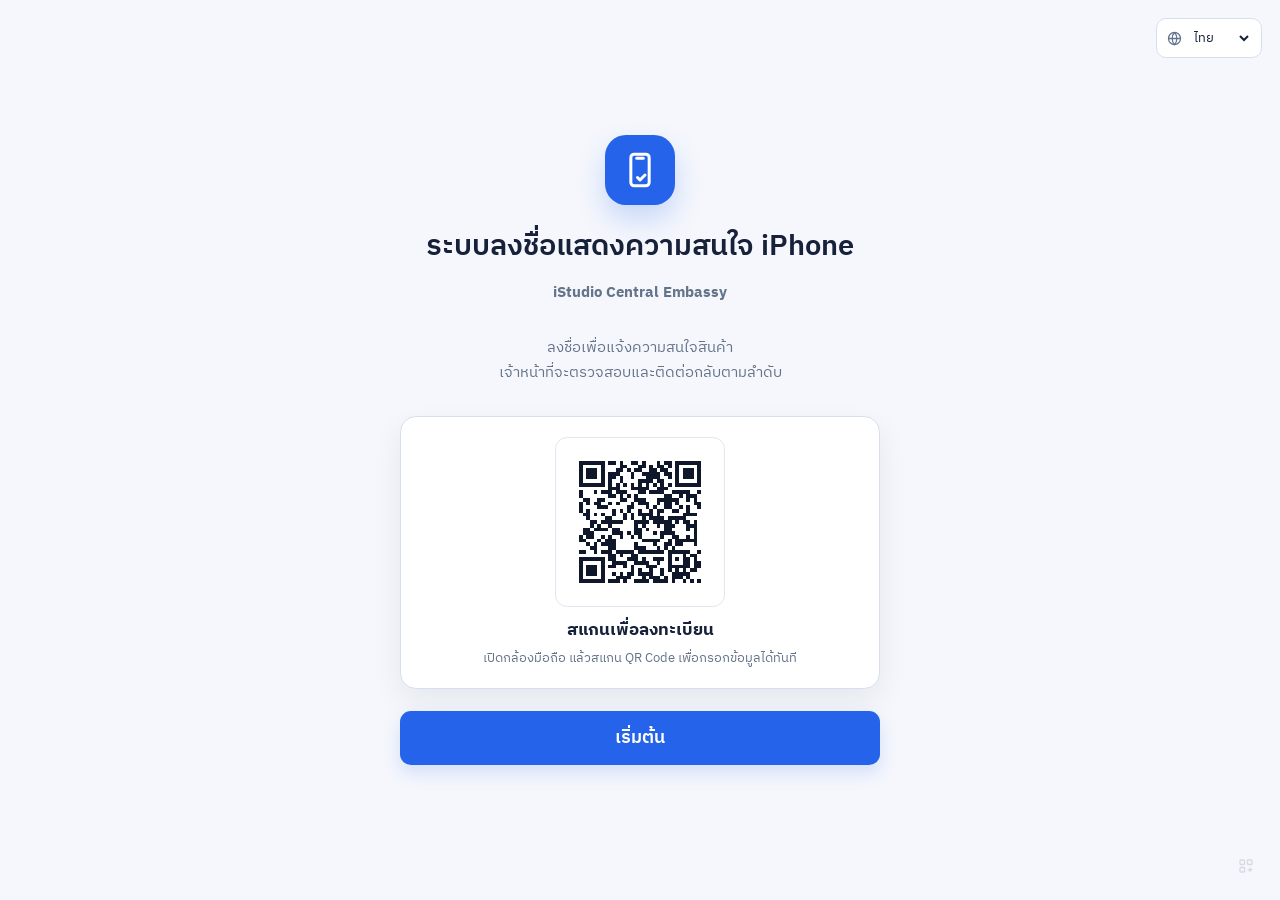
<file: index.html>
<!DOCTYPE html>
<html lang="th">
<head>
  <base target="_top">
  <meta charset="utf-8">
  <meta name="viewport" content="width=device-width, initial-scale=1, viewport-fit=cover">
  <link href="https://fonts.googleapis.com/css2?family=IBM+Plex+Sans+Thai:wght@400;500;600;700&display=swap" rel="stylesheet">
  <style>
    :root{--ink:#17213A;--sub:#64748B;--blue:#2563EB;--bg:#F5F7FC;--line:#D8DFEC}
    *{box-sizing:border-box} body{margin:0;min-height:100vh;font-family:'IBM Plex Sans Thai',-apple-system,sans-serif;background:var(--bg);color:var(--ink);-webkit-font-smoothing:antialiased}
    main{min-height:100vh;display:flex;align-items:center;justify-content:center;padding:32px 24px;position:relative}
    .welcome{width:min(100%,480px);text-align:center}.mark{width:70px;height:70px;background:var(--blue);color:#fff;margin:0 auto 22px;border-radius:21px;display:flex;align-items:center;justify-content:center;box-shadow:0 14px 28px rgba(37,99,235,.22)}
    .mark svg{width:40px;height:40px;stroke:currentColor;stroke-width:1.8;fill:none;stroke-linecap:round;stroke-linejoin:round}.welcome h1{font-size:29px;line-height:1.35;margin:0 0 5px;font-weight:600}.branch{font-size:20px;line-height:1.35;font-weight:700;margin:0;color:#334155}.welcome p{font-size:15px;line-height:1.65;color:var(--sub);margin:15px 0 30px}
    .qr-card{display:flex;flex-direction:column;align-items:center;gap:12px;margin:0 0 22px;padding:20px 18px;background:#fff;border:1px solid var(--line);border-radius:16px;text-align:center;box-shadow:0 12px 30px rgba(15,23,42,.07)}.qr-frame{flex:0 0 auto;width:170px;height:170px;padding:8px;background:#fff;border:1px solid #E2E8F0;border-radius:12px;display:flex;align-items:center;justify-content:center}.qr-frame img,.qr-frame canvas,.qr-frame svg{display:block;width:152px!important;height:152px!important}.qr-copy{min-width:0;max-width:330px}.qr-title{display:block;margin:0 0 5px;font-size:17px;line-height:1.4;font-weight:700;color:var(--ink)}.qr-hint{display:block;font-size:13px;line-height:1.55;color:var(--sub)}.qr-fallback{font-size:12px;line-height:1.45;color:#B91C1C;text-align:center}
    .start{display:flex;align-items:center;justify-content:center;width:100%;min-height:54px;background:var(--blue);color:#fff;text-decoration:none;border-radius:11px;font-size:18px;font-weight:600;box-shadow:0 8px 18px rgba(37,99,235,.16);transition:transform .15s,background .15s}.start:hover{background:#1D4ED8;transform:translateY(-1px)}.start:active{transform:translateY(0)}
    .language{position:absolute;top:max(18px,env(safe-area-inset-top));right:18px;display:flex;align-items:center;gap:7px;background:#fff;border:1px solid var(--line);border-radius:10px;padding:5px 9px;color:var(--sub)}.language svg{width:17px;height:17px;stroke:currentColor;fill:none;stroke-width:1.8}.language select{border:0;background:transparent;color:var(--ink);font:inherit;font-size:13px;outline:0;cursor:pointer;padding:2px 0}.staff-entry{position:absolute;right:18px;bottom:18px;width:32px;height:32px;padding:0;border:0;background:transparent;color:#94A3B8;opacity:.32;cursor:pointer;display:flex;align-items:center;justify-content:center;transition:opacity .15s,color .15s}.staff-entry:hover,.staff-entry:focus{opacity:1;color:#475569;outline:none}.staff-entry svg{width:18px;height:18px;stroke:currentColor;fill:none;stroke-width:1.8;stroke-linecap:round;stroke-linejoin:round}
    @media(max-width:520px){main{padding:84px 24px 56px;align-items:flex-start}.welcome h1{font-size:25px}.branch{font-size:18px}.mark{width:64px;height:64px;border-radius:19px}.welcome p{margin-bottom:22px}.qr-card{gap:11px;padding:18px 14px}.qr-frame{width:158px;height:158px}.qr-frame img,.qr-frame canvas,.qr-frame svg{width:140px!important;height:140px!important}.qr-title{font-size:16px}.qr-hint{font-size:12px}}
  </style>
<script src="js/supabase.min.js"></script>
<script src="js/supabase.js"></script>
<script src="js/qr.js"></script>
<script src="js/api.js"></script>
</head>
<body>
  <main>
    <div class="language"><svg viewBox="0 0 24 24" aria-hidden="true"><circle cx="12" cy="12" r="8.5"></circle><path d="M3.8 12h16.4M12 3.5c2.2 2.35 3.3 5.18 3.3 8.5S14.2 18.15 12 20.5c-2.2-2.35-3.3-5.18-3.3-8.5S9.8 5.85 12 3.5"></path></svg><select id="lang" aria-label="Language"><option value="th">ไทย</option><option value="en">English</option><option value="zh">中文</option><option value="ja">日本語</option><option value="ko">한국어</option></select></div>
    <section class="welcome" aria-labelledby="welcomeTitle">
      <div class="mark" aria-hidden="true"><svg viewBox="0 0 24 24"><rect x="6.5" y="2.5" width="11" height="19" rx="2"></rect><path d="M10 5h4M10.5 16.5l1.5 1.5 3-3"></path></svg></div>
      <h1 id="welcomeTitle">ระบบลงชื่อแสดงความสนใจ iPhone</h1>
      <p class="branch">iStudio Central Embassy</p>
      <p id="welcomeText">ลงชื่อเพื่อแจ้งความสนใจสินค้า<br>เจ้าหน้าที่จะตรวจสอบและติดต่อกลับตามลำดับ</p>
      
      <div class="qr-card" id="signupQrCard">
        <div class="qr-frame" id="signupQr" role="img" aria-label="QR Code สำหรับลงทะเบียน"></div>
        <div class="qr-copy">
          <strong class="qr-title" id="qrTitle">สแกนเพื่อลงทะเบียน</strong>
          <span class="qr-hint" id="qrHint">เปิดกล้องมือถือ แล้วสแกน QR Code เพื่อกรอกข้อมูลได้ทันที</span>
        </div>
      </div>
      
      <a class="start" id="startBtn" href="signup">START</a>
    </section>
    <a class="staff-entry" href="staff" aria-label="เข้าสู่ระบบพนักงาน"><svg viewBox="0 0 24 24"><rect x="4" y="4" width="6" height="6" rx="1"></rect><rect x="14" y="4" width="6" height="6" rx="1"></rect><rect x="4" y="14" width="6" height="6" rx="1"></rect><path d="M15 17h5M17.5 14.5v5"></path></svg></a>
  </main>
  
  
  
  <script>
    (function(){
      var copy={
        th:{title:'ระบบลงชื่อแสดงความสนใจ iPhone',text:'ลงชื่อเพื่อแจ้งความสนใจสินค้า<br>เจ้าหน้าที่จะตรวจสอบและติดต่อกลับตามลำดับ',qrTitle:'สแกนเพื่อลงทะเบียน',qrHint:'เปิดกล้องมือถือ แล้วสแกน QR Code เพื่อกรอกข้อมูลได้ทันที',start:'เริ่มต้น'},
        en:{title:'iPhone interest registration',text:'Register your interest in an iPhone.<br>Our team will review and contact you in queue order.',qrTitle:'Scan to register',qrHint:'Open your phone camera and scan this QR Code to register.',start:'START'},
        zh:{title:'iPhone 意向登记',text:'登记您感兴趣的 iPhone。<br>工作人员将按排队顺序审核并与您联系。',qrTitle:'扫码登记',qrHint:'打开手机相机，扫描此二维码即可填写资料。',start:'开始'},
        ja:{title:'iPhone 購入希望登録',text:'ご希望のiPhoneを登録してください。<br>担当者が順番に確認し、ご連絡します。',qrTitle:'スキャンして登録',qrHint:'スマートフォンのカメラでQRコードを読み取ってください。',start:'開始'},
        ko:{title:'iPhone 관심 등록',text:'원하는 iPhone을 등록해 주세요.<br>담당자가 순서대로 확인 후 연락드립니다.',qrTitle:'스캔하여 등록',qrHint:'휴대폰 카메라로 QR 코드를 스캔하여 등록하세요.',start:'시작'}
      };
      var select=document.getElementById('lang');
      function setLang(lang){var c=copy[lang]||copy.th,qrTitle=document.getElementById('qrTitle'),qrHint=document.getElementById('qrHint'),qr=document.getElementById('signupQr');document.documentElement.lang=lang;document.getElementById('welcomeTitle').textContent=c.title;document.getElementById('welcomeText').innerHTML=c.text;if(qrTitle)qrTitle.textContent=c.qrTitle;if(qrHint)qrHint.textContent=c.qrHint;if(qr)qr.setAttribute('aria-label',c.qrTitle);document.getElementById('startBtn').textContent=c.start;select.value=lang;try{localStorage.setItem('iphoneQueueWelcomeLang',lang);}catch(e){}}
      function renderSignupQr(){
        var target=document.getElementById('signupQr');
        if(!target)return;
        var signupUrl=new URL('signup', window.location.href).href;
        if(typeof qrSvgMarkup!=='function'){
          target.innerHTML='<span class="qr-fallback">ไม่สามารถสร้าง QR Code ได้<br>กรุณากดปุ่มเริ่มต้น</span>';
          return;
        }
        target.innerHTML=qrSvgMarkup(signupUrl,132);
      }
      function syncWelcomeQr() {
        if (window.api && window.api.getWelcomeConfig) {
          window.api.getWelcomeConfig().then(function(res) {
            var card = document.getElementById('signupQrCard');
            if (card) {
              if (res.showWelcomeQr === false) {
                card.style.display = 'none';
              } else {
                card.style.display = 'flex';
              }
            }
          }).catch(function() {});
        }
      }
      setLang('th'); // หน้าแรกเริ่มเป็นภาษาไทยเสมอ
      renderSignupQr();
      syncWelcomeQr();
      select.onchange=function(){setLang(select.value);};
    })();
  </script>
</body>
</html>
</file>
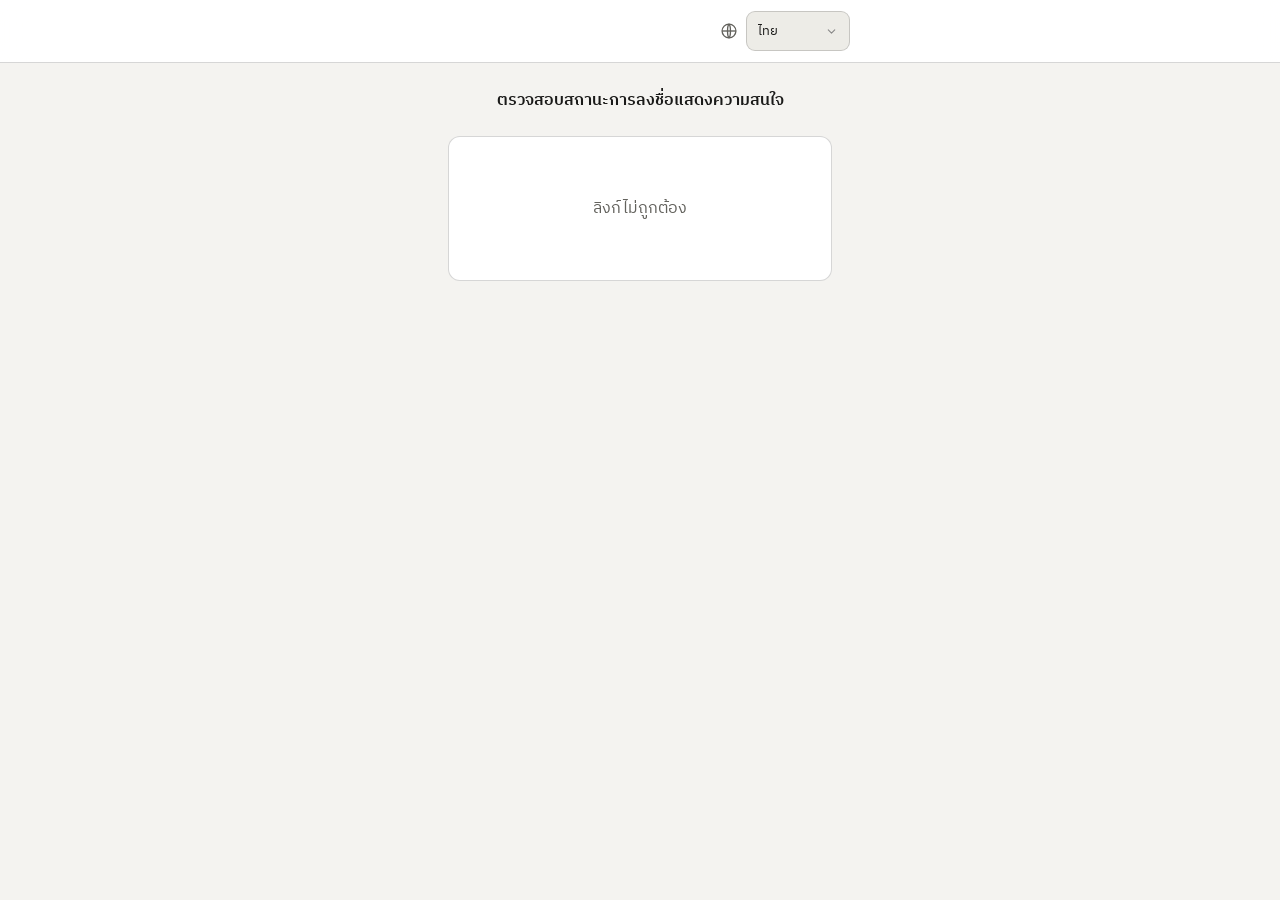
<file: check.html>
<!DOCTYPE html>
<html lang="th">
<head>
<script src="js/supabase.min.js"></script>
<script src="js/supabase.js"></script>
<script src="js/api.js"></script>

<meta charset="utf-8">
<meta name="viewport" content="width=device-width, initial-scale=1, viewport-fit=cover">
<link href="https://fonts.googleapis.com/css2?family=IBM+Plex+Sans+Thai:wght@400;500;600;700&display=swap" rel="stylesheet">
<style>.ic{display:inline-block;font-style:normal;line-height:1}</style>
<style>
:root{--bg:#fff;--cv:#F4F3F0;--tx:#1A1A19;--t2:#63625D;--t3:#8B8A84;--bd:rgba(0,0,0,.16);--btn:#EDECE7;--btnh:#E3E2DC;--sel:#EEEDFE;--selT:#3C3489;--ink:#262624;--inkT:#fff;--ok:#0F6E56;--okBg:#E1F5EE;--r:12px}
*{box-sizing:border-box}
body{margin:0;font-family:'IBM Plex Sans Thai',-apple-system,sans-serif;background:var(--cv);color:var(--tx);font-size:16px}
button{font:inherit;cursor:pointer;font-family:inherit}
header{position:sticky;top:0;z-index:10;background:rgba(255,255,255,.94);backdrop-filter:blur(14px);border-bottom:0.5px solid var(--bd);padding:calc(11px + env(safe-area-inset-top)) 18px 11px}
.header-inner{max-width:420px;margin:0 auto;display:flex;justify-content:flex-end;align-items:center}
.lang-control{display:inline-flex;align-items:center;gap:8px}
.lang-control svg{width:18px;height:18px;stroke:var(--t2);fill:none;stroke-width:1.8;flex:none;pointer-events:none}
.lang-control select{width:auto;min-width:104px;padding:8px 32px 8px 11px;font:inherit;font-size:13px;border:0.5px solid var(--bd);border-radius:9px;-webkit-appearance:none;appearance:none;background:var(--btn) url("data:image/svg+xml;utf8,<svg xmlns='http://www.w3.org/2000/svg' width='24' height='24' viewBox='0 0 24 24' fill='none' stroke='%23888888' stroke-width='2' stroke-linecap='round' stroke-linejoin='round'><path d='m6 9 6 6 6-6'/></svg>") no-repeat right 11px center;background-size:13px;color:var(--tx)}
.lang-control select:focus{outline:none;border-color:var(--selT);box-shadow:0 0 0 3px color-mix(in srgb,var(--selT) 18%,transparent)}
main{max-width:420px;margin:0 auto;padding:24px 18px 40px}
.card{background:var(--bg);border:0.5px solid var(--bd);border-radius:var(--r);padding:18px}
.pill{font-size:11px;padding:3px 9px;border-radius:8px;background:var(--btn);color:var(--t2);display:inline-block}
.pill.ok{background:var(--okBg);color:var(--ok)}
h1{font-size:16px;font-weight:600;text-align:center;margin:0 0 22px}
input{width:100%;font:inherit;font-size:16px;padding:11px 13px;border:0.5px solid var(--bd);border-radius:9px;background:var(--bg);margin-bottom:8px}
input:disabled{opacity:.5}
.btn{width:100%;background:var(--ink);color:var(--inkT);padding:12px;border-radius:9px;border:none;font-size:15px;margin-top:6px}
.btn:disabled{opacity:.5}
.kv{display:flex;justify-content:space-between;padding:6px 0;font-size:13px;border-top:0.5px solid var(--bd);gap:12px}
.kv:first-child{border-top:none}
.kv .k{color:var(--t2)}
.hint{font-size:11.5px;color:var(--t2);margin-top:12px;line-height:1.6}
.loading{text-align:center;color:var(--t2);padding:40px}
.order{font-size:21px;color:var(--tx);letter-spacing:1.4px;font-weight:700;margin:11px 0 18px;font-family:ui-monospace,SFMono-Regular,Menlo,monospace}
.status-note{margin-top:14px;padding:11px 12px;border-radius:9px;background:var(--cv);font-size:12.5px;color:var(--t2);line-height:1.6}
.status-note.warn{background:#FFF1E8;color:#93420A}.status-note.danger{background:#FDEBEC;color:#A61B1B}
.status-note.info{background:#EAF2FF;color:#0C447C}.appointment{color:#0C447C;font-weight:600}.deadline{color:#B91C1C;font-weight:600}
.spin{display:inline-block;width:15px;height:15px;border:2px solid rgba(255,255,255,.42);border-top-color:#fff;border-radius:50%;vertical-align:-2px;margin-right:7px;animation:spin .7s linear infinite}
.shake{animation:shake .36s ease-in-out both}.err{color:#B91C1C;font-size:12.5px;margin-top:10px;line-height:1.5}
@keyframes spin{to{transform:rotate(360deg)}}@keyframes shake{20%,60%{transform:translateX(-7px)}40%,80%{transform:translateX(7px)}}
</style>
</head>
<body>
<header><div class="header-inner">
  <div class="lang-control" title="Language">
    <svg viewBox="0 0 24 24" aria-hidden="true"><circle cx="12" cy="12" r="9.2"/><path d="M3 12h18"/><path d="M12 2.8c2.6 2.6 2.6 15.8 0 18.4M12 2.8c-2.6 2.6-2.6 15.8 0 18.4"/></svg>
    <select id="langSel" aria-label="Language"><option value="th">ไทย</option><option value="en">English</option><option value="zh">中文</option><option value="ko">한국어</option><option value="ja">日本語</option></select>
  </div>
</div></header>
<main>
<h1 id="pageTitle">ตรวจสอบสถานะการจอง</h1>
<div id="box" class="card"><div class="loading">…</div></div>
</main>
<script>
var $=function(id){return document.getElementById(id);};
var esc=function(s){return String(s==null?'':s).replace(/[&<>"]/g,function(c){return {'&':'&amp;','<':'&lt;','>':'&gt;','"':'&quot;'}[c];});};
function call(name){var args=[].slice.call(arguments,1);if(!window.api||!window.api[name])return Promise.reject(new Error("API not found: "+name));return window.api[name].apply(window.api,args);}

/* ===== i18n (5 ภาษา · แชร์ localStorage กับหน้า Welcome/Signup) ===== */
var I18N={
  th:{title:'ตรวจสอบสถานะการลงชื่อแสดงความสนใจ',loading:'กำลังโหลด…',badLink:'ลิงก์ไม่ถูกต้อง',maskedHint:'ข้อมูลอื่นๆ ถูกซ่อนไว้เพื่อความปลอดภัยของข้อมูลส่วนบุคคล',verifyBtn:'ยืนยันตัวตนเพื่อดูข้อมูล',notInfo:'ระบบนี้ไม่ใช่ระบบจองสินค้า แต่เป็นระบบตรวจสอบลำดับคิวของผู้ที่ลงชื่อแสดงความสนใจไว้ตามลำดับก่อน-หลัง การลงชื่อไม่ได้เป็นการรับประกันว่าจะได้รับสินค้า และเนื่องจากสินค้ามีจำนวนจำกัด ระยะเวลาที่จะได้รับอาจเร็วหรือช้าแตกต่างกันไป',phonePrompt:'กรอกเบอร์โทรที่ใช้ตอนลงทะเบียนแสดงความสนใจ',confirm:'ยืนยัน',checking:'กำลังตรวจสอบข้อมูล…',hintRemain:'กรอกผิดเกิน 5 ครั้งระบบจะล็อกชั่วคราว 1 นาที · เหลืออีก {n} ครั้ง',phoneWrong:'เบอร์โทรไม่ตรงกับข้อมูลที่บันทึกไว้',genericErr:'เกิดข้อผิดพลาด',lockedMsg:'คุณใส่ข้อมูลผิดเกินจำนวนที่กำหนด ระบบล็อกชั่วคราว 1 นาที กรุณารอสักครู่',lockCountdown:'ระบบล็อกชั่วคราว 1 นาที · ลองใหม่ได้ในอีก {t}',verified:'ยืนยันตัวตนแล้ว',condition:'เงื่อนไข',aisOnly:'เครื่อง AIS เท่านั้น',preOrder:'เลข Pre-Order',preBooking:'Pre-Booking AIS',depositBill:'มัดจำของรายการนี้',depositVal:'บิล {no} · {amt} บาท',dueDate:'ครบกำหนดรับ',appt:'นัดรับสินค้า',moreInfo:'ข้อมูลเพิ่มเติม',statusTitle:'การอัปเดตสถานะ',lastUpdate:'อัปเดตล่าสุด {t}',st_appt_pre:'ท่านมีวันนัดรับสินค้าแล้ว โปรดมาตามวันที่นัดหมาย ภายใน {n} วัน',st_appt_over:'เลยวันรับสินค้าที่กำหนดแล้ว ทางร้านขออนุญาตยกเลิกคิวของท่าน เพื่อส่งต่อสิทธิ์ให้ลูกค้าลำดับถัดไป',st_appt_ok:'ท่านมีวันนัดรับสินค้าแล้ว โปรดมาตามวันที่นัดหมาย ถึงวันที่ {date} ({n} วัน)',st_wait:'ระบบได้รับการลงชื่อแสดงความสนใจของท่านแล้ว ขณะนี้อยู่ระหว่างรอสินค้าเข้า',st_arrived:'สินค้าเข้าร้านแล้ว พนักงานกำลังติดต่อเพื่อนัดรับสินค้า',st_done:'รายการนี้รับสินค้าเรียบร้อยแล้ว',st_generic:'สถานะการลงชื่อของท่านได้รับการอัปเดตแล้ว',remarkChangeLabel:'สินค้ามีจำนวนจำกัด',remarkChange:'เนื่องจากสินค้ามีจำนวนจำกัด จึงไม่สามารถเปลี่ยนแปลงรุ่น สี หรือความจุที่ท่านลงทะเบียนไว้ได้',remarkOntimeLabel:'กรุณามารับตรงเวลา',remarkOntime:'กรุณามารับสินค้าตามวันและเวลาที่นัดหมาย ภายในระยะเวลาที่กำหนด หากเลยกำหนด ทางร้านขออนุญาตยกเลิกคิวของท่านโดยอัตโนมัติ เพื่อส่งมอบสิทธิ์ให้ลูกค้าท่านถัดไป ต้องขออภัยในความไม่สะดวกมา ณ ที่นี้',aheadQueue:'คิวก่อนหน้า (สเปกเดียวกัน)',people:'{n} ราย',avgWait:'ค่าเฉลี่ยรอ (คนก่อนหน้า)',days:'{n} วัน'},
  en:{title:'Check Interest Registration Status',loading:'Loading…',badLink:'Invalid link',maskedHint:'Other details are hidden to protect your personal information.',verifyBtn:'Verify to view details',notInfo:'This is not a product reservation system. It only shows your position in the interest-registration queue, in the order people signed up. Registering does not guarantee that you will receive the item, and because stock is limited, the waiting time may be shorter or longer.',phonePrompt:'Enter the phone number used when registering your interest',confirm:'Confirm',checking:'Verifying…',hintRemain:'After 5 wrong attempts the system locks for 1 minute · {n} attempts left',phoneWrong:'The phone number does not match our records',genericErr:'An error occurred',lockedMsg:'Too many incorrect attempts. System temporarily locked for 1 minute.',lockCountdown:'Temporarily locked for 1 min · try again in {t}',verified:'Identity verified',condition:'Condition',aisOnly:'AIS network only',preOrder:'Pre-Order No.',preBooking:'AIS Pre-Booking',depositBill:'Deposit receipt',depositVal:'No. {no} · {amt} THB',dueDate:'Pickup deadline',appt:'Pickup appointment',moreInfo:'Additional info',statusTitle:'Status update',lastUpdate:'Last updated {t}',st_appt_pre:'Your pickup appointment is set. Please come on the appointed date, within {n} day(s).',st_appt_over:'The pickup deadline has passed. We may cancel your place in the queue and offer it to the next customer.',st_appt_ok:'Your pickup appointment is set. Please come by {date} ({n} day(s) left).',st_wait:'We have received your interest registration. It is currently awaiting stock.',st_arrived:'Your item has arrived. Our staff will contact you to arrange pickup.',st_done:'This item has been picked up.',st_generic:'Your registration status has been updated.',remarkChangeLabel:'Limited stock',remarkChange:'Because stock is limited, the model, colour, or capacity you registered cannot be changed.',remarkOntimeLabel:'Please arrive on time',remarkOntime:'Please collect your item on the appointed date and time, within the specified period. If the deadline passes, your place in the queue will be cancelled automatically and offered to the next customer. We apologise for any inconvenience.',aheadQueue:'Queue ahead (same spec)',people:'{n}',avgWait:'Avg. wait (previous customers)',days:'{n} day(s)'},
  zh:{title:'查询意向登记状态',loading:'加载中…',badLink:'链接无效',maskedHint:'为保护您的个人信息，其他资料已隐藏。',verifyBtn:'验证身份以查看信息',notInfo:'本系统并非商品预订系统，仅用于查询您在意向登记中的排队顺序（按登记先后排列）。登记并不保证您能获得商品；由于数量有限，到货时间可能有快有慢。',phonePrompt:'请输入登记意向时使用的电话号码',confirm:'确认',checking:'正在核对…',hintRemain:'错误超过 5 次将锁定 1 分钟 · 还剩 {n} 次',phoneWrong:'电话号码与记录不符',genericErr:'发生错误',lockedMsg:'输入错误次数过多，系统已锁定 1 分钟。',lockCountdown:'系统锁定 1 分钟 · {t} 后可重试',verified:'已验证身份',condition:'条件',aisOnly:'仅限 AIS 网络',preOrder:'预购编号',preBooking:'AIS Pre-Booking',depositBill:'订金单',depositVal:'单号 {no} · {amt} 泰铢',dueDate:'取货截止',appt:'取货预约',moreInfo:'补充信息',statusTitle:'状态更新',lastUpdate:'最后更新 {t}',st_appt_pre:'已为您安排取货预约，请在预约日期起 {n} 天内到店取货。',st_appt_over:'已超过取货期限，我们可能取消您的排队名额并转给下一位顾客。',st_appt_ok:'已为您安排取货预约，请在 {date} 前（剩 {n} 天）到店取货。',st_wait:'已收到您的意向登记，正在等待到货。',st_arrived:'商品已到店，店员将联系您安排取货。',st_done:'此订单已完成取货。',st_generic:'您的登记状态已更新。',remarkChangeLabel:'商品数量有限',remarkChange:'由于商品数量有限，您登记的型号、颜色或容量将无法更改。',remarkOntimeLabel:'请准时取货',remarkOntime:'请在预约的日期和时间、于规定期限内取货。若超过期限，您的排队名额将自动取消并转给下一位顾客，敬请谅解。',aheadQueue:'前面排队（相同规格）',people:'{n} 位',avgWait:'平均等待（前面顾客）',days:'{n} 天'},
  ko:{title:'관심 등록 상태 확인',loading:'불러오는 중…',badLink:'잘못된 링크',maskedHint:'개인정보 보호를 위해 나머지 정보는 숨겨져 있습니다.',verifyBtn:'본인 확인 후 정보 보기',notInfo:'이 시스템은 상품 예약 시스템이 아니라, 관심 등록 순서(등록 선후 순)를 확인하는 시스템입니다. 등록이 상품 수령을 보장하지 않으며, 수량이 한정되어 있어 수령 시점은 빠르거나 늦을 수 있습니다.',phonePrompt:'관심 등록 시 사용한 전화번호를 입력하세요',confirm:'확인',checking:'확인 중…',hintRemain:'5회 이상 틀리면 1분간 잠깁니다 · {n}회 남음',phoneWrong:'전화번호가 등록된 정보와 일치하지 않습니다',genericErr:'오류가 발생했습니다',lockedMsg:'정보를 규정 횟수 이상 잘못 입력하셨습니다. 다시 시도해 주세요.',lockCountdown:'1분간 일시 잠금 · {t} 후 다시 시도',verified:'본인 확인 완료',condition:'조건',aisOnly:'AIS 전용',preOrder:'프리오더 번호',preBooking:'AIS 프리부킹',depositBill:'예약금 영수증',depositVal:'번호 {no} · {amt} THB',dueDate:'수령 기한',appt:'수령 예약',moreInfo:'추가 정보',statusTitle:'상태 업데이트',lastUpdate:'마지막 업데이트 {t}',st_appt_pre:'수령 예약이 완료되었습니다. 예약일로부터 {n}일 이내에 방문해 주세요.',st_appt_over:'수령 기한이 지났습니다. 대기 순번을 취소하고 다음 고객에게 넘길 수 있습니다.',st_appt_ok:'수령 예약이 완료되었습니다. {date}까지 ({n}일 남음) 방문해 주세요.',st_wait:'관심 등록이 접수되었습니다. 현재 입고 대기 중입니다.',st_arrived:'상품이 입고되었습니다. 직원이 수령 안내를 위해 연락드립니다.',st_done:'이 건은 수령이 완료되었습니다.',st_generic:'등록 상태가 업데이트되었습니다.',remarkChangeLabel:'수량 한정',remarkChange:'수량이 한정되어 있어 등록하신 모델·색상·용량은 변경하실 수 없습니다.',remarkOntimeLabel:'시간을 지켜 방문해 주세요',remarkOntime:'지정된 기간 내 예약하신 날짜와 시간에 상품을 수령해 주세요. 기한이 지나면 대기 순번이 자동으로 취소되어 다음 고객에게 넘어갑니다. 불편을 드려 죄송합니다.',aheadQueue:'앞선 대기 (동일 사양)',people:'{n}명',avgWait:'평균 대기 (이전 고객)',days:'{n}일'},
  ja:{title:'関心登録の状況確認',loading:'読み込み中…',badLink:'リンクが無効です',maskedHint:'個人情報保護のため、その他の情報は非表示です。',verifyBtn:'本人確認して情報を見る',notInfo:'これは商品予約システムではなく、関心登録の順番（登録の先着順）を確認するためのシステムです。登録は商品のお受け取りを保証するものではなく、数量が限られているため、受け取り時期は早い場合も遅い場合もあります。',phonePrompt:'関心登録の際に使用した電話番号を入力してください',confirm:'確認',checking:'確認中…',hintRemain:'5回間違えると1分間ロックされます · 残り {n} 回',phoneWrong:'電話番号が登録情報と一致しません',genericErr:'エラーが発生しました',lockedMsg:'入力規定回数を超えたため、1分間ロックされます。',lockCountdown:'1分間ロック中 · {t} 後に再試行できます',verified:'本人確認済み',condition:'条件',aisOnly:'AIS 専用',preOrder:'予約番号（Pre-Order）',preBooking:'AIS プリブッキング',depositBill:'手付金伝票',depositVal:'番号 {no} · {amt} バーツ',dueDate:'受取期限',appt:'受取予約',moreInfo:'追加情報',statusTitle:'ステータス更新',lastUpdate:'最終更新 {t}',st_appt_pre:'受取予約が確定しました。予約日から {n} 日以内にご来店ください。',st_appt_over:'受取期限を過ぎました。お客様の順番をキャンセルし、次のお客様にご案内する場合があります。',st_appt_ok:'受取予約が確定しました。{date} まで（残り {n} 日）にご来店ください。',st_wait:'関心登録を受け付けました。現在入荷待ちです。',st_arrived:'商品が入荷しました。スタッフが受取のご案内でご連絡します。',st_done:'この注文は受取が完了しました。',st_generic:'登録状況が更新されました。',remarkChangeLabel:'数量限定',remarkChange:'数量が限られているため、ご登録の機種・カラー・容量の変更はできません。',remarkOntimeLabel:'時間どおりにご来店ください',remarkOntime:'指定期間内の予約日時に商品をお受け取りください。期限を過ぎるとお客様の順番は自動的にキャンセルされ、次のお客様にご案内いたします。ご不便をおかけし申し訳ございません。',aheadQueue:'前の待ち（同一仕様）',people:'{n} 件',avgWait:'平均待ち（前のお客様）',days:'{n} 日'}
};
I18N.th.price='ราคา';I18N.th.priceUnit='บาท';
I18N.en.price='Price';I18N.en.priceUnit='THB';
I18N.zh.price='价格';I18N.zh.priceUnit='泰铢';
I18N.ko.price='가격';I18N.ko.priceUnit='THB';
I18N.ja.price='価格';I18N.ja.priceUnit='バーツ';
var LANG='th';try{LANG=localStorage.getItem('iphoneQueueWelcomeLang')||'th';}catch(e){}
if(!I18N[LANG])LANG='th';
function t(k){return (I18N[LANG]&&I18N[LANG][k])||I18N.th[k]||k;}
function tt(k,params){var s=t(k);for(var p in (params||{}))s=s.split('{'+p+'}').join(params[p]);return s;}
function applyStatic(){document.documentElement.lang=LANG;$('pageTitle').textContent=t('title');}

var token = new URLSearchParams(window.location.search).get('t') || '';

/* ===== ติดตามจอปัจจุบัน เพื่อ re-render เมื่อเปลี่ยนภาษา ===== */
var VIEW='loading', DATA=null;
function rerender(){
  if(VIEW==='masked'&&DATA)renderMasked(DATA);
  else if(VIEW==='full'&&DATA)renderFull(DATA);
  else if(VIEW==='verify')showVerifyForm();
  else if(VIEW==='badlink')$('box').innerHTML='<div class="loading">'+t('badLink')+'</div>';
  else if(VIEW==='loading')$('box').innerHTML='<div class="loading">'+t('loading')+'</div>';
}

function renderMasked(d){
  VIEW='masked'; DATA=d;
  var lockKey='cust_lock_until_'+token;
  var lockedUntil=Number(localStorage.getItem(lockKey)||0);
  if(lockedUntil>Date.now()){
    showVerifyForm();
    return;
  }
  var h='<div class="order">'+esc(d.id)+'</div>';
  h+='<p style="margin:10px 0 0;font-size:16px;font-weight:600">'+esc(d.maskedName)+'</p>';
  h+='<p style="margin:3px 0 0;font-size:13px;color:var(--t2)">'+esc(d.maskedPhone)+'</p>';
  h+='<p style="margin:12px 0 0;font-size:14px">'+esc(d.model)+'<br>'+esc(d.capacity)+' · '+esc(d.color)+'</p>';
  if(d.price!=null)h+='<p style="margin:8px 0 0;font-size:14px">'+t('price')+' <b style="color:var(--selT)">'+Number(d.price).toLocaleString('th-TH')+'</b> '+t('priceUnit')+'</p>';
  h+='<p class="hint">'+t('maskedHint')+'</p>';
  h+='<button class="btn" id="btnVerify">'+t('verifyBtn')+'</button>';
  h+='<p class="hint" style="margin-top:14px;padding-top:12px;border-top:0.5px solid var(--bd)">'+t('notInfo')+'</p>';
  $('box').innerHTML=h;
  $('btnVerify').onclick=showVerifyForm;
}

var lockTimer=null;
function showVerifyForm(){
  VIEW='verify';
  if(lockTimer){clearInterval(lockTimer);lockTimer=null;}
  var lockKey='cust_lock_until_'+token;
  var lockedUntil=Number(localStorage.getItem(lockKey)||0);
  var isLocked=(lockedUntil>Date.now());
  var failKey='cust_fails_'+token;
  var fails=Number(localStorage.getItem(failKey)||0);
  var remain=Math.max(1,5-fails);

  $('box').innerHTML='<p style="margin:0 0 8px;font-size:13px;color:var(--t2)">'+t('phonePrompt')+'</p>'+
    '<input id="vphone" type="tel" inputmode="tel" placeholder="0812345678">'+
    '<button class="btn" id="btnGo">'+t('confirm')+'</button>'+
    '<p class="err" id="verr" style="display:none"></p>'+
    '<p class="hint" id="vhint">'+tt('hintRemain',{n:'<b id="vremain">'+remain+'</b>'})+'</p>';
  $('btnGo').onclick=submitVerify;
  $('vphone').addEventListener('keydown',function(e){if(e.key==='Enter')submitVerify();});

  if(isLocked){
    startLock(Math.ceil((lockedUntil-Date.now())/1000));
  }
}
function submitVerify(){
  var btn=$('btnGo'); if(btn.disabled) return;
  var lockKey='cust_lock_until_'+token;
  var lockedUntil=Number(localStorage.getItem(lockKey)||0);
  if(Date.now()<lockedUntil){
    startLock(Math.ceil((lockedUntil-Date.now())/1000));
    return;
  }
  btn.disabled=true; btn.innerHTML='<span class="spin"></span>'+t('checking');
  call('verifyAndReveal',token,$('vphone').value).then(function(res){
    if(res&&res.ok){renderFull(res.data);return;}
    btn.disabled=false; btn.textContent=t('confirm');
    if(res&&res.locked){startLock(res.lockedSec||60);return;}
    var v=$('verr'); v.style.display='block'; v.textContent=t('phoneWrong');
    if($('vremain'))$('vremain').textContent=(res&&res.remaining!=null)?res.remaining:'';
    $('box').classList.remove('shake');void $('box').offsetWidth;$('box').classList.add('shake');$('vphone').focus();
  }).catch(function(e){
    btn.disabled=false; btn.textContent=t('confirm');
    var v=$('verr'); v.style.display='block'; v.textContent=(e&&e.message)||t('genericErr');
  });
}
function startLock(sec){
  if(lockTimer){clearInterval(lockTimer);lockTimer=null;}
  var btn=$('btnGo'), input=$('vphone'), err=$('verr'), hint=$('vhint');
  if(btn){btn.disabled=true; btn.textContent=t('confirm');}
  if(input)input.disabled=true;
  if(err){err.style.display='block'; err.textContent=t('lockedMsg');}
  var lockKey='cust_lock_until_'+token;
  var now=Date.now();
  var until=Number(localStorage.getItem(lockKey)||0);
  if(!until||until<=now){
    until=now+Math.max(1,Number(sec)||60)*1000;
    localStorage.setItem(lockKey,String(until));
  }
  function tick(){
    var left=Math.max(0,Math.ceil((until-Date.now())/1000));
    var m=Math.floor(left/60), s=left%60;
    var timeStr='<b>'+(m<10?'0':'')+m+':'+(s<10?'0':'')+s+'</b>';
    if(hint)hint.innerHTML=tt('lockCountdown',{t:timeStr});
    if(left<=0){
      clearInterval(lockTimer);lockTimer=null;
      localStorage.removeItem(lockKey);
      localStorage.removeItem('cust_fails_'+token);
      if(input){input.disabled=false;input.value='';input.focus();}
      if(btn)btn.disabled=false;
      if(err)err.style.display='none';
      if(hint)hint.innerHTML=tt('hintRemain',{n:'<b id="vremain">5</b>'});
    }
  }
  tick(); lockTimer=setInterval(tick,1000);
}

function renderFull(d){
  VIEW='full'; DATA=d;
  var h='<span class="pill ok"><span class="ic">✓</span> '+t('verified')+'</span>';
  h+='<div class="order">'+esc(d.id)+'</div>';
  h+='<p style="margin:10px 0 0;font-size:16px;font-weight:600">'+esc(d.name)+'</p>';
  h+='<p style="margin:3px 0 0;font-size:13px;color:var(--t2)">'+esc(d.phone)+(d.showCustomerGroup&&d.group?' · '+esc(d.group):'')+'</p>';
  h+='<p style="margin:12px 0 0;font-size:14px">'+esc(d.model)+'<br>'+esc(d.capacity)+' · '+esc(d.color)+'</p>';
  h+='<div style="margin-top:12px">';
  if(d.price!=null)h+='<div class="kv"><span class="k">'+t('price')+'</span><span><b style="color:var(--selT)">'+Number(d.price).toLocaleString('th-TH')+'</b> '+t('priceUnit')+'</span></div>';
  if(d.supplierLock)h+='<div class="kv"><span class="k">'+t('condition')+'</span><span>'+t('aisOnly')+(d.promo?' · '+esc(d.promo):'')+'</span></div>';
  if(d.preOrder)h+='<div class="kv"><span class="k">'+t('preOrder')+'</span><span>'+esc(d.preOrder)+'</span></div>';
  if(d.preBooking)h+='<div class="kv"><span class="k">'+t('preBooking')+'</span><span>'+esc(d.preBooking)+'</span></div>';
  if(d.deposit)h+='<div class="kv"><span class="k">'+t('depositBill')+'</span><span>'+tt('depositVal',{no:esc(d.billNo),amt:d.deposit.toLocaleString()})+'</span></div>';
  if(d.appt)h+='<div class="kv appointment"><span>'+t('appt')+'</span><span>'+esc(d.appt)+'</span></div>';
  if(d.dueDate)h+='<div class="kv deadline"><span>'+t('dueDate')+'</span><span>'+esc(d.dueDate)+'</span></div>';
  if(d.additionalNote)h+='<div class="kv"><span class="k">'+t('moreInfo')+'</span><span>'+esc(d.additionalNote)+'</span></div>';
  h+='</div>';
  var updateText='',noteClass='',rem=Math.max(0,Number(d.dueRemainingDays||0));
  if(d.status==='นัดรับแล้ว'&&d.appt){
    if(d.preOrder||d.preBooking){updateText=tt('st_appt_pre',{n:rem});noteClass='info';}
    else if(Number(d.dueRemainingDays)<0){updateText=t('st_appt_over');noteClass='danger';}
    else{updateText=tt('st_appt_ok',{date:esc(d.dueDate),n:rem});noteClass='info';}
  }else if(d.status==='รอสินค้า'){updateText=t('st_wait');}
  else if(d.status==='ของมาแล้ว'){updateText=t('st_arrived');}
  else if(d.status==='รับของแล้ว'){updateText=t('st_done');}
  else{updateText=t('st_generic');}
  h+='<div class="status-note '+noteClass+'"><b style="color:inherit">'+t('statusTitle')+'</b><br>'+updateText+(d.updatedAt?'<br><span style="font-size:11px;color:var(--t3)">'+tt('lastUpdate',{t:esc(d.updatedAt)})+'</span>':'')+'</div>';
  if(d.status==='นัดรับแล้ว'&&d.appt&&Number(d.dueRemainingDays)>=0){h+='<p style="font-size:11.5px;color:var(--t2);line-height:1.65;margin:12px 2px 0"><b>'+t('remarkChangeLabel')+':</b> '+t('remarkChange')+'</p><p style="font-size:11.5px;color:var(--t2);line-height:1.65;margin:8px 2px 0"><b>'+t('remarkOntimeLabel')+':</b> '+t('remarkOntime')+'</p>';}
  h+='<div style="margin-top:12px">';
  if(d.status==='รอสินค้า'&&d.aheadCount!==undefined){
    h+='<div class="kv"><span class="k">'+t('aheadQueue')+'</span><span>'+tt('people',{n:d.aheadCount})+'</span></div>';
    if(d.avgWaitDays)h+='<div class="kv"><span class="k">'+t('avgWait')+'</span><span>'+tt('days',{n:d.avgWaitDays})+'</span></div>';
  }
  h+='</div>';
  $('box').innerHTML=h;
}

/* เปลี่ยนภาษา → บันทึก (แชร์ข้ามหน้า) + re-render จอปัจจุบัน */
$('langSel').value=LANG;
$('langSel').onchange=function(){
  LANG=$('langSel').value;
  try{localStorage.setItem('iphoneQueueWelcomeLang',LANG);}catch(e){}
  applyStatic(); rerender();
};

applyStatic();
if(!token){VIEW='badlink';$('box').innerHTML='<div class="loading">'+t('badLink')+'</div>';}
else{VIEW='loading';$('box').innerHTML='<div class="loading">'+t('loading')+'</div>';call('checkByToken',token).then(renderMasked).catch(function(e){$('box').innerHTML='<div class="loading">'+esc(e.message)+'</div>';});}
</script>
</body>
</html>
</file>
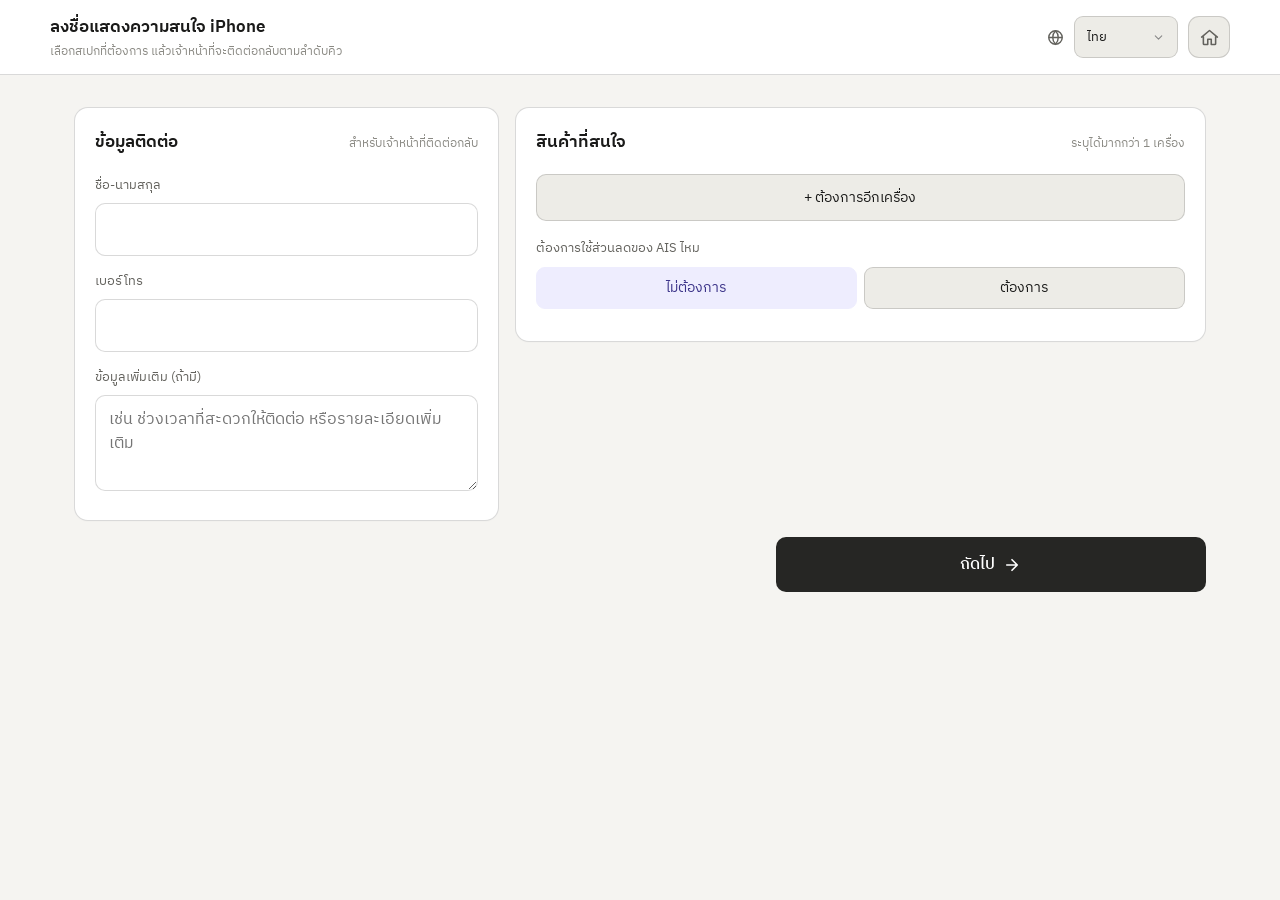
<file: signup.html>
<!DOCTYPE html>
<html lang="th">
<head>
<script src="js/supabase.min.js"></script>
<script src="js/supabase.js"></script>
<script src="js/api.js?v=20260918-6"></script>

<meta charset="utf-8">
<meta name="viewport" content="width=device-width, initial-scale=1, viewport-fit=cover">
<link href="https://fonts.googleapis.com/css2?family=IBM+Plex+Sans+Thai:wght@400;500;600;700&family=IBM+Plex+Mono:wght@500;600;700&display=swap" rel="stylesheet">
<style>.ic{display:inline-block;font-style:normal;line-height:1}.mono{font-family:'IBM Plex Mono',ui-monospace,monospace}</style>
<style>
:root{--bg:#fff;--cv:#F5F4F1;--tx:#1A1A19;--t2:#63625D;--t3:#8B8A84;--bd:rgba(0,0,0,.15);--btn:#EDECE7;--btnh:#E3E2DC;--sel:#EEEDFE;--selT:#3C3489;--ink:#262624;--inkT:#fff;--r:14px}
*{box-sizing:border-box} body{margin:0;font-family:'IBM Plex Sans Thai',-apple-system,sans-serif;background:var(--cv);color:var(--tx);font-size:16px;-webkit-font-smoothing:antialiased} button{font:inherit;cursor:pointer;font-family:inherit}
header{position:sticky;top:0;z-index:10;background:rgba(255,255,255,.94);backdrop-filter:blur(14px);border-bottom:0.5px solid var(--bd);padding:calc(13px + env(safe-area-inset-top)) calc(24px + env(safe-area-inset-right)) 13px calc(24px + env(safe-area-inset-left))}.header-inner{width:min(100%,1180px);margin:0 auto;display:flex;justify-content:space-between;align-items:center;gap:16px}.brand{font-size:17px;font-weight:600;white-space:nowrap}.brand-sub{display:block;font-size:11.5px;color:var(--t3);font-weight:400;margin-top:1px}.lang-control{display:inline-flex;align-items:center;gap:9px}.lang-control svg{width:19px;height:19px;stroke:var(--t2);fill:none;stroke-width:1.8;flex:none;pointer-events:none}.lang-control select{width:auto;min-width:104px;padding:9px 34px 9px 12px;font-size:13px;border:0.5px solid var(--bd);border-radius:9px;-webkit-appearance:none;appearance:none;background:var(--btn) url("data:image/svg+xml;utf8,<svg xmlns='http://www.w3.org/2000/svg' width='24' height='24' viewBox='0 0 24 24' fill='none' stroke='%23888888' stroke-width='2' stroke-linecap='round' stroke-linejoin='round'><path d='m6 9 6 6 6-6'/></svg>") no-repeat right 12px center;background-size:13px}.lang-control select:focus{outline:none;border-color:var(--selT);box-shadow:0 0 0 3px color-mix(in srgb,var(--selT) 18%,transparent)}.home-link{display:inline-flex;align-items:center;justify-content:center;width:42px;height:42px;border-radius:11px;border:0.5px solid var(--bd);background:var(--btn);color:var(--t2)}.home-link:hover{background:var(--btnh);color:var(--tx)}.home-link svg{width:21px;height:21px;stroke:currentColor;fill:none;stroke-width:1.8;stroke-linecap:round;stroke-linejoin:round}.header-actions{display:flex;align-items:center;gap:10px}
main{max-width:1180px;margin:0 auto;padding:32px calc(24px + env(safe-area-inset-right)) calc(56px + env(safe-area-inset-bottom)) calc(24px + env(safe-area-inset-left))}.signup-hero{margin:0 0 22px}.signup-hero h1{font-size:27px;line-height:1.25;margin:0 0 5px;font-weight:600}.signup-hero p{font-size:14px;color:var(--t2);margin:0}.signup-layout{display:grid;grid-template-columns:minmax(280px,.83fr) minmax(470px,1.35fr);gap:16px;align-items:start}.signup-card{border:0.5px solid var(--bd);border-radius:var(--r);padding:20px;background:var(--bg);box-shadow:0 1px 1px rgba(0,0,0,.015)}.signup-card.full{grid-column:1/-1}.section-title{display:flex;align-items:baseline;justify-content:space-between;gap:12px;margin-bottom:18px}.section-title h2{font-size:17px;font-weight:600;margin:0}.section-title span{font-size:12px;color:var(--t3)}
.field{margin-bottom:14px} label{display:block;font-size:13px;color:var(--t2);margin-bottom:7px} input,select,textarea{width:100%;font:inherit;font-size:16px;padding:12px 13px;border:0.5px solid var(--bd);border-radius:10px;background:var(--bg);color:var(--tx)}select{-webkit-appearance:none;appearance:none;padding-right:40px;background-image:url("data:image/svg+xml;utf8,<svg xmlns='http://www.w3.org/2000/svg' width='24' height='24' viewBox='0 0 24 24' fill='none' stroke='%23888888' stroke-width='2' stroke-linecap='round' stroke-linejoin='round'><path d='m6 9 6 6 6-6'/></svg>");background-repeat:no-repeat;background-position:right 15px center;background-size:14px}textarea{min-height:96px;resize:vertical;line-height:1.5}input:focus,select:focus,textarea:focus{outline:2px solid var(--selT);outline-offset:1px}.phone-status{display:none;align-items:flex-start;gap:8px;margin-top:7px;padding:8px 10px;border-radius:9px;font-size:12.5px;line-height:1.45}.phone-status.on{display:flex}.phone-status-dot{flex:none;width:7px;height:7px;border-radius:50%;margin-top:5px;background:currentColor}.phone-status.checking{color:#64748B;background:#F1F5F9}.phone-status.new{color:#047857;background:#ECFDF5}.phone-status.known{color:#2563EB;background:#EFF6FF}.phone-status.active{color:#B45309;background:#FFFBEB}.row{display:grid;grid-template-columns:1fr 1fr;gap:10px}.row3{display:grid;grid-template-columns:1fr 1fr 1fr;gap:8px}.card{border:0.5px solid var(--bd);border-radius:11px;padding:16px;margin-bottom:12px;background:var(--bg)}.sub{border-left:2px solid var(--sel);padding-left:12px;margin-bottom:14px}.option-title{font-size:12.5px;color:var(--t2);margin:0 0 8px}.sg-price{margin:0 0 12px;font-size:14px;color:var(--tx)}.sg-price b{font-family:'IBM Plex Mono',ui-monospace,monospace;font-size:16px;color:var(--selT)}.sg-price small{color:var(--t3);font-size:11.5px}.sg-total{display:flex;justify-content:space-between;align-items:center;margin-top:6px;padding:11px 13px;border-radius:11px;background:var(--sel);color:var(--selT);font-size:14px}.sg-total b{font-family:'IBM Plex Mono',ui-monospace,monospace;font-size:16px}.chip{font-size:13.5px;padding:9px 12px;border-radius:9px;border:0.5px solid var(--bd);background:var(--btn);text-align:center;flex:1;cursor:pointer}.chip:hover{background:var(--btnh)}.chip.on{background:var(--sel);color:var(--selT);border-color:var(--sel)}.chiprow{display:flex;gap:7px;margin-bottom:12px;flex-wrap:wrap}.promo{border-radius:9px;padding:10px 12px;margin-bottom:8px;cursor:pointer;border:0.5px solid var(--bd);background:var(--btn)}.promo.on{background:var(--sel);border-color:var(--sel)}.promo p{margin:0;font-size:14px}.promo p.d{margin-top:2px;font-size:11.5px;color:var(--t2)}.btn{width:100%;background:var(--ink);color:var(--inkT);padding:14px;border-radius:10px;border:none;font-size:16px;font-weight:500;text-decoration:none;text-align:center;display:block}.btn:disabled{opacity:.5}.btn2{width:100%;background:var(--btn);color:var(--tx);padding:11px;border-radius:10px;border:0.5px solid var(--bd);font-size:14px;text-align:center}.btn2:hover{background:var(--btnh)}.form-actions{grid-column:1/-1;display:flex;justify-content:flex-end}.form-actions .btn{width:min(100%,430px)}.done{text-align:center;padding:80px 10px}.done .ic{width:52px;height:52px;border-radius:50%;background:var(--sel);color:var(--selT);display:flex;align-items:center;justify-content:center;margin:0 auto 16px;font-size:26px}.done .home-btn{width:min(100%,310px);margin:22px auto 0}.msg{margin:0 0 20px;font-size:13.5px;color:var(--t2);line-height:1.7}.capnum{font-size:24px;font-weight:600;text-align:center;margin-bottom:12px}.err{color:#B91C1C;font-size:12.5px;margin-top:6px}.modal-backdrop{position:fixed;inset:0;z-index:100;background:rgba(20,20,18,.4);display:flex;align-items:center;justify-content:center;padding:20px}.modal{width:min(100%,410px);border-radius:16px;background:var(--bg);box-shadow:0 18px 50px rgba(0,0,0,.22);padding:22px}.modal-icon{width:38px;height:38px;border-radius:50%;display:flex;align-items:center;justify-content:center;background:#FDECEC;color:#B42318;font-size:20px;font-weight:600;margin-bottom:13px}.modal-icon.warn{background:#FFF4E5;color:#B45309}.modal h2{font-size:18px;line-height:1.3;margin:0 0 7px}.modal p{font-size:14px;line-height:1.55;color:var(--t2);margin:0 0 18px}.modal .btn{padding:11px;font-size:15px}.modal-actions{display:grid;grid-template-columns:1fr 1.25fr;gap:9px}.modal-actions .btn2,.modal-actions .btn{padding:11px;font-size:14px}
.multi-confirm{margin-top:12px;padding:13px 14px;border:1px solid color-mix(in srgb,#A15C05 28%,var(--bd));border-radius:13px;background:linear-gradient(145deg,#FFF9ED,var(--bg));text-align:left}.multi-confirm.high{border-color:color-mix(in srgb,#BE3E6C 34%,var(--bd));background:linear-gradient(145deg,#FFF1F6,var(--bg))}.multi-confirm strong{display:block;font-size:14px;margin-bottom:4px}.multi-confirm p{margin:0;color:var(--t2);font-size:12.5px;line-height:1.55}.multi-confirm label{display:flex;align-items:flex-start;gap:9px;margin:11px 0 0;padding-top:10px;border-top:.5px solid var(--bd);color:var(--tx);font-size:13px;font-weight:600}.multi-confirm input{width:19px;height:19px;flex:0 0 19px;margin:0}
.saving-backdrop{position:fixed;inset:0;z-index:120;background:rgba(245,244,241,.76);backdrop-filter:blur(7px);display:flex;align-items:center;justify-content:center;padding:20px}.saving-card{width:min(100%,360px);padding:28px 24px;border:0.5px solid var(--bd);border-radius:18px;background:var(--bg);box-shadow:0 22px 60px rgba(0,0,0,.18);text-align:center}.saving-spinner{display:block;width:44px;height:44px;margin:0 auto 17px;border:4px solid var(--sel);border-top-color:var(--selT);border-radius:50%;animation:saving-spin .78s linear infinite}.saving-card h2{margin:0 0 7px;font-size:19px}.saving-card p{margin:0;color:var(--t2);font-size:14px;line-height:1.55}@keyframes saving-spin{to{transform:rotate(360deg)}}
@media(max-width:860px){
  header{padding-left:calc(16px + env(safe-area-inset-left));padding-right:calc(16px + env(safe-area-inset-right))}
  .brand{font-size:15px;white-space:normal;line-height:1.25}
  .brand-sub{display:none}
  .lang-control{gap:7px}
  .lang-control select{min-width:auto;padding:8px 28px 8px 10px;font-size:13.5px}
  .signup-hero h1{font-size:22px}
  main{padding:20px calc(16px + env(safe-area-inset-right)) calc(44px + env(safe-area-inset-bottom)) calc(16px + env(safe-area-inset-left))}
  .signup-layout{grid-template-columns:1fr;gap:14px}
  .signup-card{padding:18px 16px}
  .signup-card.full,.form-actions{grid-column:auto}
  .form-actions .btn{width:100%;font-size:16px;padding:14px;border-radius:12px}
  .row{gap:9px}
  .contact-row{grid-template-columns:110px 1fr;gap:8px}
}
@media(max-width:480px){
  .contact-row{grid-template-columns:100px 1fr;gap:6px}
  .chip{padding:9px 8px;font-size:13px}
}
</style>
</head>
<body>
<header>
  <div class="header-inner">
    <div><span class="brand" id="t-brand">ลงชื่อแสดงความสนใจ iPhone</span><span class="brand-sub" id="t-heroDesc">เลือกสเปกที่ต้องการ แล้วเจ้าหน้าที่จะติดต่อกลับตามลำดับคิว</span></div>
    <div class="header-actions">
      <div class="lang-control" title="เลือกภาษา">
        <svg viewBox="0 0 24 24" aria-hidden="true"><circle cx="12" cy="12" r="8.5"></circle><path d="M3.5 12h17M12 3.5c2.3 2.4 3.5 5.2 3.5 8.5S14.3 18.1 12 20.5C9.7 18.1 8.5 15.3 8.5 12S9.7 5.9 12 3.5"></path></svg>
        <select id="langSel" aria-label="เลือกภาษา"><option value="th">ไทย</option><option value="en">English</option><option value="zh">中文</option><option value="ko">한국어</option><option value="ja">日本語</option></select>
      </div>
      <a class="home-link" href="index.html" title="กลับหน้าแรก" aria-label="กลับหน้าแรก"><svg viewBox="0 0 24 24" aria-hidden="true"><path d="M3 11.5 12 4l9 7.5M5 10v9a1 1 0 0 0 1 1h4v-6h4v6h4a1 1 0 0 0 1-1v-9"></path></svg></a>
    </div>
  </div>
</header>
<main>
  <div id="formView" class="signup-layout">
    <section class="signup-card customer-card">
      <div class="section-title"><h2 id="t-contactTitle">ข้อมูลติดต่อ</h2><span id="t-contactHint">สำหรับเจ้าหน้าที่ติดต่อกลับ</span></div>
      <div class="field"><label id="t-name">ชื่อ-นามสกุล</label><input id="f-name" autocomplete="name"></div>
      <div class="field"><label id="t-phone">เบอร์โทร</label><input id="f-phone" type="tel" inputmode="tel" autocomplete="tel"><div class="phone-status" id="phoneStatus" aria-live="polite"><span class="phone-status-dot"></span><span id="phoneStatusText"></span></div></div>
      <div id="contactRows"></div>
      <div class="field" style="margin-bottom:0"><label id="t-note">ข้อมูลเพิ่มเติม (ถ้ามี)</label><textarea id="f-note" placeholder="เช่น ช่วงเวลาที่สะดวกให้ติดต่อ หรือรายละเอียดเพิ่มเติม"></textarea></div>
    </section>

    <section class="signup-card product-card">
      <div class="section-title"><h2 id="t-productTitle">สินค้าที่สนใจ</h2><span id="t-productHint">ระบุได้มากกว่า 1 เครื่อง</span></div>
      <div id="deviceList"></div>
      <button class="btn2" id="addDevice" style="margin-bottom:16px"><span class="ic">+</span> <span id="t-add">ต้องการอีกเครื่อง</span></button>
      <div id="aisSection"><p id="t-ais" style="font-size:13px;color:var(--t2);margin:0 0 8px">ต้องการใช้ส่วนลดของ AIS ไหม</p>
      <div class="chiprow"><span class="chip on" data-ais="0">ไม่ต้องการ</span><span class="chip" data-ais="1">ต้องการ</span></div></div>
      <div class="sub" id="promoBox" style="display:none"></div>
    </section>

    <div class="form-actions"><button type="button" class="btn" id="btnNext" style="display:flex;align-items:center;justify-content:center;gap:8px"><span>ถัดไป</span> <svg viewBox="0 0 24 24" style="width:18px;height:18px;stroke:currentColor;fill:none;stroke-width:2.2;stroke-linecap:round;stroke-linejoin:round"><path d="M5 12h14M12 5l7 7-7 7"/></svg></button></div>
  </div>

  <!-- ===== หน้าตรวจสอบและยืนยันข้อมูล (Step 2) ===== -->
  <div id="confirmView" style="display:none;max-width:700px;margin:0 auto">
    <div class="signup-hero" style="text-align:center;margin-bottom:20px">
      <h1 id="t-reviewTitle" style="font-size:24px;font-weight:700;margin:0 0 6px">ตรวจสอบและยืนยันข้อมูล</h1>
      <p id="t-reviewSub" style="font-size:14px;color:var(--t2);margin:0">โปรดตรวจสอบรายละเอียดการติดต่อและรายการสินค้า ก่อนยืนยันการส่งข้อมูล</p>
    </div>

    <!-- ข้อมูลผู้ลงทะเบียน -->
    <section class="signup-card" style="margin-bottom:14px;border-radius:16px;padding:18px">
      <div class="section-title" style="margin-bottom:12px">
        <h2 style="font-size:16px;font-weight:600;display:flex;align-items:center;gap:7px">
          <span style="display:inline-block;width:8px;height:8px;border-radius:50%;background:#2563EB"></span>
          <span id="t-confirmCustTitle">ข้อมูลผู้ลงทะเบียน</span>
        </h2>
      </div>
      <div id="reviewCustDetails" style="display:grid;gap:6px;font-size:14px"></div>
    </section>

    <!-- รายการสินค้าที่เลือก -->
    <section class="signup-card" style="margin-bottom:14px;border-radius:16px;padding:18px">
      <div class="section-title" style="margin-bottom:12px">
        <h2 style="font-size:16px;font-weight:600;display:flex;align-items:center;gap:7px">
          <span style="display:inline-block;width:8px;height:8px;border-radius:50%;background:#6753C7"></span>
          <span id="t-confirmDevTitle">สินค้าที่สนใจ</span>
        </h2>
      </div>
      <div id="reviewDevicesList"></div>
      <div id="reviewTotalBar" style="margin-top:10px"></div>
      <div id="multiDeviceConfirmWrap" style="display:none"></div>
    </section>

    <!-- ป้องกันโปรแกรมอัตโนมัติ (Captcha) -->
    <section class="signup-card" style="margin-bottom:20px;border-radius:16px;padding:20px;text-align:center;background:linear-gradient(180deg,var(--bg),var(--cv))">
      <div style="display:inline-flex;align-items:center;gap:6px;padding:4px 10px;border-radius:99px;background:var(--sel);color:var(--selT);font-size:12px;font-weight:600;margin-bottom:8px">
        <svg viewBox="0 0 24 24" style="width:14px;height:14px;stroke:currentColor;fill:none;stroke-width:2"><path d="M12 22s8-4 8-10V5l-8-3-8 3v7c0 6 8 10 8 10z"/></svg>
        <span id="t-captchaBadge">ยืนยันตัวตน (ป้องกันโปรแกรมอัตโนมัติ)</span>
      </div>
      <p id="t-capq2" style="font-size:13.5px;color:var(--t2);margin:0 0 10px">กรุณาตอบคำถามบวกเลขด้านล่างเพื่อยืนยันการส่งข้อมูล</p>
      
      <div style="display:inline-flex;align-items:center;justify-content:center;gap:12px;margin-bottom:12px">
        <div class="capnum mono" id="capQuestionReview" style="font-size:28px;font-weight:700;color:var(--selT);margin:0"></div>
        <button type="button" id="btnRefreshCaptcha" class="btn2" style="width:36px;height:36px;padding:0;border-radius:9px;display:inline-flex;align-items:center;justify-content:center" title="เปลี่ยนโจทย์ใหม่" aria-label="เปลี่ยนโจทย์ใหม่">
          <svg viewBox="0 0 24 24" style="width:16px;height:16px;stroke:currentColor;fill:none;stroke-width:2;stroke-linecap:round;stroke-linejoin:round"><path d="M23 4v6h-6M1 20v-6h6M3.51 9a9 9 0 0 1 14.85-3.36L23 10M1 14l4.64 4.36A9 9 0 0 0 20.49 15"/></svg>
        </button>
      </div>

      <input id="capAnswerReview" inputmode="numeric" style="max-width:160px;margin:0 auto 8px;display:block;text-align:center;font-size:22px;font-weight:700;padding:8px 12px;border-radius:10px" placeholder="คำตอบ" autocomplete="off">
      <p class="err" id="capErrReview" style="display:none;text-align:center;font-size:13px"></p>
    </section>

    <!-- ปุ่ม Action -->
    <div style="display:grid;grid-template-columns:1fr 1.35fr;gap:12px;margin-top:16px">
      <button type="button" class="btn2" id="btnBackToEdit" style="padding:14px;border-radius:12px;font-size:15px;font-weight:600">แก้ไขข้อมูล</button>
      <button type="button" class="btn" id="btnConfirmSubmit" style="padding:14px;border-radius:12px;font-size:15px;font-weight:600;display:flex;align-items:center;justify-content:center;gap:8px">
        <svg viewBox="0 0 24 24" style="width:18px;height:18px;stroke:currentColor;fill:none;stroke-width:2.2;stroke-linecap:round;stroke-linejoin:round"><polyline points="20 6 9 17 4 12"></polyline></svg>
        <span id="t-btnConfirm">ยืนยันการส่งข้อมูล</span>
      </button>
    </div>
  </div>

  <div id="doneView" style="display:none" class="done">
    <div class="ic"><span class="ic">✓</span></div>
    <p style="font-size:17px;font-weight:600;margin:0 0 8px" id="t-donetitle">ได้รับข้อมูลแล้ว</p>
    <p class="msg" id="t-donemsg">ขอบคุณที่สนใจสินค้า เจ้าหน้าที่จะตรวจสอบและติดต่อกลับตามลำดับ</p>
    <a class="btn home-btn" id="t-home" href="index.html">กลับเมนูหลัก</a>
  </div>
</main>

<!-- Success Popup Modal -->
<div class="modal-backdrop" id="successModal" style="display:none" role="dialog" aria-modal="true" aria-labelledby="successTitle">
  <div class="modal" style="width:min(100%,460px);text-align:center;padding:30px 24px;border-radius:22px;box-shadow:0 24px 60px rgba(0,0,0,.2)">
    <div style="width:62px;height:62px;border-radius:50%;background:#ECFDF5;color:#059669;display:flex;align-items:center;justify-content:center;margin:0 auto 16px;box-shadow:0 10px 24px rgba(5,150,105,.18)">
      <svg viewBox="0 0 24 24" style="width:32px;height:32px;stroke:currentColor;fill:none;stroke-width:2.4;stroke-linecap:round;stroke-linejoin:round"><polyline points="20 6 9 17 4 12"></polyline></svg>
    </div>
    <h2 id="successTitle" style="font-size:21px;font-weight:700;margin:0 0 10px;color:var(--tx)">ลงทะเบียนสำเร็จเรียบร้อยแล้ว</h2>
    <div id="successMessage" style="font-size:14px;color:var(--t2);line-height:1.65;margin:0 0 22px;text-align:left;background:var(--cv);padding:14px 16px;border-radius:14px;border:0.5px solid var(--bd2)"></div>
    <button type="button" class="btn" id="successOk" style="width:100%;padding:13px;font-size:16px;font-weight:600;border-radius:12px">ตกลง</button>
  </div>
</div>
<div class="modal-backdrop" id="errorModal" style="display:none" role="dialog" aria-modal="true" aria-labelledby="modalTitle">
  <div class="modal"><div class="modal-icon">!</div><h2 id="modalTitle">ตรวจสอบข้อมูลอีกครั้ง</h2><p id="modalMessage"></p><button class="btn" id="modalClose">เข้าใจแล้ว</button></div>
</div>
<div class="modal-backdrop" id="duplicateModal" style="display:none" role="dialog" aria-modal="true" aria-labelledby="duplicateTitle">
  <div class="modal"><div class="modal-icon warn">↻</div><h2 id="duplicateTitle">พบสินค้ารายการเดิม</h2><p id="duplicateMessage"></p><div class="modal-actions"><button class="btn2" id="duplicateBack">กลับไปตรวจสอบ</button><button class="btn" id="duplicateConfirm">ยืนยันว่าเป็นเครื่องเพิ่ม</button></div></div>
</div>
<div class="saving-backdrop" id="savingOverlay" style="display:none" role="status" aria-live="assertive" aria-label="กำลังบันทึกข้อมูล">
  <div class="saving-card"><span class="saving-spinner" aria-hidden="true"></span><h2 id="savingTitle">กำลังบันทึกข้อมูล</h2><p id="savingMessage">กรุณารอสักครู่ และอย่าปิดหน้านี้</p></div>
</div>

<script>
var I18N={
th:{brand:'ลงชื่อแสดงความสนใจ iPhone',heroDesc:'เลือกสเปกที่ต้องการ แล้วเจ้าหน้าที่จะติดต่อกลับตามลำดับคิว',contactTitle:'ข้อมูลติดต่อ',contactHint:'สำหรับเจ้าหน้าที่ติดต่อกลับ',productTitle:'สินค้าที่สนใจ',productHint:'ระบุได้มากกว่า 1 เครื่อง',confirmTitle:'ยืนยันการส่งข้อมูล',confirmHint:'ป้องกันการส่งข้อมูลอัตโนมัติ',name:'ชื่อ-นามสกุล',phone:'เบอร์โทร',channel:'ช่องทางติดต่อ',contact:'ไอดี/อีเมล',addContact:'เพิ่มช่องทางติดต่อ',email:'อีเมล',note:'ข้อมูลเพิ่มเติม (ถ้ามี)',notePlaceholder:'เช่น ช่วงเวลาที่สะดวกให้ติดต่อ หรือรายละเอียดเพิ่มเติม',model:'รุ่น',cap:'ความจุ',color:'สี',altq:'หากสเปกนี้หมด ยินดีรับตัวเลือกอื่นหรือไม่',altyes:'รับได้',altno:'ขอรอแบบนี้',altcolors:'สีอื่น · ความจุเดิม',altcaps:'ความจุอื่น · สีเดิม',add:'ต้องการอีกเครื่อง',aisq:'ต้องการรับเครื่องเปล่า หรือ เครื่องโครงการ AIS',aisyes:'เครื่องโครงการ AIS',aisno:'เครื่องเปล่า',aisnote:'ใช้ส่วนลด AIS ได้เฉพาะเครื่องของ AIS เท่านั้น',capq:'กรุณาตอบคำถามก่อนส่งข้อมูล เพื่อยืนยันว่าไม่ใช่โปรแกรมอัตโนมัติ',next:'ถัดไป',submit:'ส่งข้อมูล',err:'คำตอบไม่ถูกต้อง กรุณาลองใหม่',need:'กรุณากรอกชื่อและเบอร์โทรให้ครบ',donetitle:'ได้รับข้อมูลแล้ว',donemsg:'ขอบคุณที่สนใจสินค้า เจ้าหน้าที่จะตรวจสอบและติดต่อกลับตามลำดับ',home:'กลับเมนูหลัก',remove:'ลบ'},
en:{brand:'iPhone interest registration',heroDesc:'Choose your preferred specifications and our team will contact you in queue order.',contactTitle:'Contact details',contactHint:'For our team to contact you',productTitle:'Products of interest',productHint:'You may specify more than one device',confirmTitle:'Confirm submission',confirmHint:'Protection against automated submissions',name:'Full name',phone:'Phone number',channel:'Contact channel',contact:'ID / email',addContact:'Add contact channel',email:'Email',note:'Additional details (optional)',notePlaceholder:'For example, a convenient time to contact you',model:'Model',cap:'Storage',color:'Color',altq:'If this specification is unavailable, would you accept another option?',altyes:'Yes',altno:'Wait for this one',altcolors:'Other colors · same storage',altcaps:'Other storage · same color',add:'Add another device',aisq:'Plain device or AIS program device?',aisyes:'AIS program',aisno:'Plain device',aisnote:'AIS plans require an AIS device only',capq:'Please answer to confirm you are not a bot',next:'Next',submit:'Submit',err:'Wrong answer, please try again',need:'Please enter your name and phone number',donetitle:'Received',donemsg:'Thank you for your interest. Our staff will review and contact you in order.',home:'Back to home',remove:'Remove'},
zh:{brand:'iPhone 意向登记',heroDesc:'请选择您需要的规格，工作人员将按排队顺序与您联系。',contactTitle:'联系信息',contactHint:'便于工作人员与您联系',productTitle:'感兴趣的产品',productHint:'可登记多台设备',confirmTitle:'确认提交',confirmHint:'防止自动提交',name:'姓名',phone:'电话号码',channel:'联系方式',contact:'账号/邮箱',addContact:'添加联系方式',email:'电子邮箱',note:'补充信息（可选）',notePlaceholder:'例如方便联系的时间或其他说明',model:'型号',cap:'容量',color:'颜色',altq:'如果此规格无货，您是否接受其他选择？',altyes:'可以',altno:'只要这款',altcolors:'其他颜色 · 相同容量',altcaps:'其他容量 · 相同颜色',add:'添加另一台设备',aisq:'普通机型还是 AIS 合约机型？',aisyes:'AIS 合约机',aisno:'普通机型',aisnote:'AIS 优惠仅限 AIS 机型',capq:'请回答以下问题以确认非机器人',next:'下一步',submit:'提交',err:'答案错误，请重试',need:'请填写姓名和电话号码',donetitle:'已收到您的信息',donemsg:'感谢您的关注，工作人员会审核后按顺序与您联系。',home:'返回首页',remove:'删除'},
ko:{brand:'iPhone 관심 등록',heroDesc:'원하는 사양을 선택해 주세요. 직원이 대기 순서대로 연락드립니다.',contactTitle:'연락처 정보',contactHint:'직원이 연락드릴 정보',productTitle:'관심 상품',productHint:'여러 기기를 등록할 수 있습니다',confirmTitle:'제출 확인',confirmHint:'자동 제출 방지',name:'성명',phone:'전화번호',channel:'연락 방법',contact:'아이디/이메일',addContact:'연락 방법 추가',email:'이메일',note:'추가 정보 (선택)',notePlaceholder:'예: 연락 가능한 시간 또는 추가 요청',model:'모델',cap:'용량',color:'색상',altq:'이 사양이 없으면 다른 옵션도 괜찮으신가요?',altyes:'괜찮습니다',altno:'이 옵션만 원해요',altcolors:'다른 색상 · 같은 용량',altcaps:'다른 용량 · 같은 색상',add:'기기 추가',aisq:'일반 기기 또는 AIS 프로그램 기기?',aisyes:'AIS 프로그램',aisno:'일반 기기',aisnote:'AIS 할인은 AIS 기기에만 적용됩니다',capq:'봇이 아님을 확인하기 위해 답변해 주세요',next:'다음',submit:'제출',err:'답이 틀렸습니다. 다시 시도해 주세요',need:'이름과 전화번호를 입력해 주세요',donetitle:'접수되었습니다',donemsg:'관심 가져주셔서 감사합니다. 직원이 확인 후 순서대로 연락드리겠습니다.',home:'홈으로 돌아가기',remove:'삭제'},
ja:{brand:'iPhone購入希望登録',heroDesc:'ご希望の仕様を選択してください。スタッフが順番にご連絡します。',contactTitle:'連絡先情報',contactHint:'スタッフからのご連絡用',productTitle:'ご希望の商品',productHint:'複数の端末を登録できます',confirmTitle:'送信確認',confirmHint:'自動送信を防止します',name:'お名前',phone:'電話番号',channel:'連絡方法',contact:'ID/メール',addContact:'連絡方法を追加',email:'メール',note:'補足情報（任意）',notePlaceholder:'例：連絡しやすい時間帯やご要望',model:'モデル',cap:'容量',color:'カラー',altq:'この仕様がない場合、他の選択肢でもよろしいですか？',altyes:'よい',altno:'この仕様のみ希望',altcolors:'他のカラー · 同じ容量',altcaps:'他の容量 · 同じカラー',add:'端末を追加',aisq:'通常端末またはAISプログラム端末？',aisyes:'AISプログラム',aisno:'通常端末',aisnote:'AIS割引はAIS端末のみ対象です',capq:'ボットでないことを確認するためお答えください',next:'次へ',submit:'送信',err:'回答が正しくありません。もう一度お試しください',need:'お名前と電話番号を入力してください',donetitle:'受け付けました',donemsg:'ご関心をお寄せいただきありがとうございます。スタッフが確認後、順番にご連絡いたします。',home:'ホームに戻る',remove:'削除'}
};
Object.assign(I18N.th,{chooseChannel:'โปรดระบุ',chooseModel:'โปรดระบุรุ่น',chooseCap:'โปรดระบุความจุ',chooseColor:'โปรดระบุสี',needProduct:'กรุณาระบุรุ่น ความจุ และสีของสินค้าที่สนใจให้ครบ'});
Object.assign(I18N.en,{chooseModel:'Please select a model',chooseCap:'Please select storage',chooseColor:'Please select a color',needProduct:'Please select the model, storage, and color for every device.'});
Object.assign(I18N.zh,{chooseModel:'请选择型号',chooseCap:'请选择容量',chooseColor:'请选择颜色',needProduct:'请为每台设备选择型号、容量和颜色。'});
Object.assign(I18N.ko,{chooseModel:'모델을 선택해 주세요',chooseCap:'용량을 선택해 주세요',chooseColor:'색상을 선택해 주세요',needProduct:'각 기기의 모델, 용량, 색상을 모두 선택해 주세요.'});
Object.assign(I18N.ja,{chooseModel:'モデルを選択してください',chooseCap:'容量を選択してください',chooseColor:'カラーを選択してください',needProduct:'すべての端末のモデル、容量、カラーを選択してください。'});
Object.assign(I18N.th,{price:'ราคา',priceUnit:'บาท',priceNote:'ราคาอาจเปลี่ยนแปลง',estTotal:'รวมโดยประมาณ'});
Object.assign(I18N.en,{price:'Price',priceUnit:'THB',priceNote:'Price may change',estTotal:'Estimated total'});
Object.assign(I18N.zh,{price:'价格',priceUnit:'泰铢',priceNote:'价格可能变动',estTotal:'预计总计'});
Object.assign(I18N.ko,{price:'가격',priceUnit:'THB',priceNote:'가격은 변동될 수 있습니다',estTotal:'예상 합계'});
Object.assign(I18N.ja,{price:'価格',priceUnit:'バーツ',priceNote:'価格は変わる場合があります',estTotal:'概算合計'});
Object.assign(I18N.th,{phoneChecking:'กำลังตรวจสอบเบอร์…',phoneNew:'เบอร์นี้ยังไม่เคยลงทะเบียน สามารถกรอกข้อมูลต่อได้',phoneKnown:'พบข้อมูลลูกค้าเดิม สามารถลงทะเบียนสินค้าเพิ่มเติมได้',phoneActive:'พบรายการที่กำลังดำเนินการอยู่ คุณยังลงทะเบียนเครื่องเพิ่มได้',duplicateTitle:'พบสินค้ารายการเดิม',duplicateMessage:'เบอร์นี้มีรายการรุ่น ความจุ และสีเดียวกันที่ยังดำเนินการอยู่ ต้องการลงทะเบียนเพิ่มอีกหนึ่งเครื่องหรือไม่?',duplicateBack:'กลับไปตรวจสอบ',duplicateConfirm:'ยืนยันว่าเป็นเครื่องเพิ่ม'});
Object.assign(I18N.en,{phoneChecking:'Checking this phone number…',phoneNew:'This number has not been registered. You can continue.',phoneKnown:'Existing customer information found. You can register another product.',phoneActive:'An active registration exists. You may still register another device.',duplicateTitle:'Existing product found',duplicateMessage:'This number already has an active registration for the same model, storage, and color. Register one more device?',duplicateBack:'Review details',duplicateConfirm:'Confirm additional device'});
Object.assign(I18N.zh,{phoneChecking:'正在检查电话号码…',phoneNew:'此号码尚未登记，可以继续填写。',phoneKnown:'已找到原有客户资料，可以登记其他商品。',phoneActive:'此号码有正在处理的登记，仍可添加其他设备。',duplicateTitle:'发现相同商品登记',duplicateMessage:'此号码已有相同型号、容量和颜色的处理中登记。是否再登记一台？',duplicateBack:'返回检查',duplicateConfirm:'确认添加设备'});
Object.assign(I18N.ko,{phoneChecking:'전화번호를 확인하는 중…',phoneNew:'등록 이력이 없는 번호입니다. 계속 진행할 수 있습니다.',phoneKnown:'기존 고객 정보가 있습니다. 다른 상품을 등록할 수 있습니다.',phoneActive:'진행 중인 등록이 있습니다. 기기를 추가로 등록할 수 있습니다.',duplicateTitle:'동일 상품 등록 발견',duplicateMessage:'같은 모델, 용량, 색상의 진행 중인 등록이 있습니다. 기기를 한 대 더 등록하시겠습니까?',duplicateBack:'다시 확인',duplicateConfirm:'추가 기기 확인'});
Object.assign(I18N.ja,{phoneChecking:'電話番号を確認しています…',phoneNew:'この番号の登録履歴はありません。続けて入力できます。',phoneKnown:'既存のお客様情報が見つかりました。別の商品を登録できます。',phoneActive:'処理中の登録があります。端末を追加登録することもできます。',duplicateTitle:'同じ商品の登録があります',duplicateMessage:'同じモデル・容量・カラーの処理中の登録があります。もう1台追加しますか？',duplicateBack:'内容を確認',duplicateConfirm:'追加端末として確認'});
Object.assign(I18N.th,{
  savingTitle:'กำลังบันทึกข้อมูล',savingMessage:'กรุณารอสักครู่ และอย่าปิดหน้านี้',
  reviewTitle:'ตรวจสอบและยืนยันข้อมูล',reviewSub:'โปรดตรวจสอบข้อมูลการติดต่อและรายการสินค้า ก่อนยืนยันการส่งข้อมูล',
  confirmCustTitle:'ข้อมูลผู้ลงทะเบียน',confirmDevTitle:'รายการสินค้าที่สนใจ',
  btnEdit:'แก้ไขข้อมูล',btnConfirm:'ยืนยันการส่งข้อมูล',
  captchaBadge:'ยืนยันตัวตน (ป้องกันโปรแกรมอัตโนมัติ)',capqReview:'กรุณาตอบคำถามบวกเลขด้านล่างเพื่อยืนยันการส่งข้อมูล',
  enterAnswer:'กรุณาใส่คำตอบบวกเลข',successTitle:'ลงทะเบียนสำเร็จเรียบร้อยแล้ว',ok:'ตกลง',
  successGreeting:'ขอขอบพระคุณ <b>คุณ{name}</b> ที่ให้ความสนใจสินค้ากับเรา',
  successReceived:'ทางเราได้รับข้อมูลการลงทะเบียนแสดงความสนใจเรียบร้อยแล้ว',
  successNotice:'เจ้าหน้าที่จะทำการตรวจสอบข้อมูล และจะติดต่อกลับไปที่หมายเลข <b class="mono" style="color:var(--tx)">{phone}</b> หรือช่องทางติดต่อที่ท่านระบุตามลำดับคิวโดยเร็วที่สุดครับ',
  deviceNum:'เครื่องที่',unitDevice:'เครื่อง',
  phoneOnly:'โทรอย่างเดียว',extraDetail:'รายละเอียดเพิ่มเติม (ถ้ามี)',extraDetailPlaceholder:'ระบุข้อมูลเพิ่มเติม (ถ้ามี)'
});
Object.assign(I18N.en,{
  reviewTitle:'Review and Confirm',reviewSub:'Please review your contact details and selected products before submitting.',
  confirmCustTitle:'Customer Information',confirmDevTitle:'Selected Products',
  btnEdit:'Edit Details',btnConfirm:'Confirm and Submit',
  captchaBadge:'Verification (Anti-Bot)',capqReview:'Please answer the math question below to confirm submission',
  enterAnswer:'Please enter your answer',successTitle:'Registration Successful',ok:'OK',
  successGreeting:'Thank you, <b>{name}</b>, for your interest in our products.',
  successReceived:'We have successfully received your registration details.',
  successNotice:'Our staff will review your information and contact you at <b class="mono" style="color:var(--tx)">{phone}</b> or your specified contact channel in queue order as soon as possible.',
  deviceNum:'Device',unitDevice:'device(s)',
  phoneOnly:'Phone call only',extraDetail:'Additional details (optional)',extraDetailPlaceholder:'Specify additional details (optional)'
});
Object.assign(I18N.zh,{
  reviewTitle:'确认登记信息',reviewSub:'请在提交前核对您的联系方式和所选产品。',
  confirmCustTitle:'客户信息',confirmDevTitle:'所选产品',
  btnEdit:'返回修改',btnConfirm:'确认提交',
  captchaBadge:'安全验证（防止机器人）',capqReview:'请回答下列计算题以确认提交',
  enterAnswer:'请输入计算答案',successTitle:'登记成功',ok:'确定',
  successGreeting:'感谢 <b>{name}</b> 关注我们的产品。',
  successReceived:'我们已成功接收您的意向登记信息。',
  successNotice:'工作人员将核对您的登记信息，并尽快按排队顺序通过电话 <b class="mono" style="color:var(--tx)">{phone}</b> 或您指定的联系方式与您联系。',
  deviceNum:'设备',unitDevice:'台',
  phoneOnly:'仅限电话',extraDetail:'补充信息（可选）',extraDetailPlaceholder:'填写补充信息（可选）'
});
Object.assign(I18N.ko,{
  reviewTitle:'정보 확인 및 제출',reviewSub:'제출 전 연락처와 선택한 제품을 확인해 주세요.',
  confirmCustTitle:'고객 정보',confirmDevTitle:'선택 상품',
  btnEdit:'수정하기',btnConfirm:'확인 및 제출',
  captchaBadge:'보안 확인 (자동 제출 방지)',capqReview:'제출을 확인하기 위해 아래 덧셈 문제에 답해 주세요',
  enterAnswer:'답을 입력해 주세요',successTitle:'등록 완료',ok:'확인',
  successGreeting:'<b>{name}</b> 님, 저희 제품에 관심을 가져주셔서 진심으로 감사드립니다.',
  successReceived:'관심 등록 정보가 성공적으로 접수되었습니다.',
  successNotice:'직원이 등록 정보를 확인한 후 전화번호 <b class="mono" style="color:var(--tx)">{phone}</b> 또는 지정하신 연락처로 대기 순서에 따라 신속히 연락드리겠습니다.',
  deviceNum:'기기',unitDevice:'대',
  phoneOnly:'전화 통화만',extraDetail:'추가 정보 (선택)',extraDetailPlaceholder:'추가 정보 입력 (선택)'
});
Object.assign(I18N.ja,{
  reviewTitle:'登録内容の確認',reviewSub:'送信前にご連絡先とご希望の商品をご確認ください。',
  confirmCustTitle:'お客様情報',confirmDevTitle:'ご希望の商品',
  btnEdit:'修正する',btnConfirm:'確認して送信',
  captchaBadge:'本人確認（ボット防止）',capqReview:'送信を確認するため、下記の計算問題にお答えください',
  enterAnswer:'答えを入力してください',successTitle:'登録が完了しました',ok:'OK',
  successGreeting:'<b>{name}</b> 様、ご関心をお寄せいただき誠にありがとうございます。',
  successReceived:'購入希望の登録内容を受け付けいたしました。',
  successNotice:'スタッフが登録情報を確認の上、お電話番号 <b class="mono" style="color:var(--tx)">{phone}</b> またはご指定の連絡先へ順番にできる限り早くご連絡いたします。',
  deviceNum:'端末',unitDevice:'台',
  phoneOnly:'電話のみ',extraDetail:'補足情報（任意）',extraDetailPlaceholder:'補足情報を入力（任意）'
});
Object.assign(I18N.en,{savingTitle:'Saving your information',savingMessage:'Please wait and keep this page open.'});
Object.assign(I18N.zh,{savingTitle:'正在保存信息',savingMessage:'请稍候，不要关闭此页面。'});
Object.assign(I18N.ko,{savingTitle:'정보를 저장하는 중',savingMessage:'잠시 기다려 주시고 이 페이지를 닫지 마세요.'});
Object.assign(I18N.ja,{savingTitle:'情報を保存しています',savingMessage:'しばらくお待ちください。このページを閉じないでください。'});
var LANG='th';try{LANG=localStorage.getItem('iphoneQueueWelcomeLang')||'th';}catch(e){}
function t(k){return (I18N[LANG]&&I18N[LANG][k])||I18N.th[k]||k;}
var $=function(id){return document.getElementById(id);};
var esc=function(s){return String(s==null?'':s).replace(/[&<>"]/g,function(c){return {'&':'&amp;','<':'&lt;','>':'&gt;','"':'&quot;'}[c];});};
function showError(message){$('modalTitle').textContent=LANG==='th'?'ตรวจสอบข้อมูลอีกครั้ง':'Please check your details';$('modalMessage').textContent=message;$('modalClose').textContent=LANG==='th'?'เข้าใจแล้ว':'OK';$('errorModal').style.display='flex';}
$('modalClose').onclick=function(){$('errorModal').style.display='none';};
$('errorModal').onclick=function(e){if(e.target===$('errorModal'))$('errorModal').style.display='none';};

var BOOT=null, DEVICES=[], captcha=null, wantAIS=false, selectedPromo='',PHONE_STATUS='',PHONE_CHECK_TIMER=null,PHONE_CHECK_SEQ=0,SUBMIT_IN_FLIGHT=false;

function newRequestId(){
  if(window.crypto&&typeof window.crypto.randomUUID==='function')return window.crypto.randomUUID();
  return 'xxxxxxxx-xxxx-4xxx-yxxx-xxxxxxxxxxxx'.replace(/[xy]/g,function(c){var r=Math.random()*16|0,v=c==='x'?r:(r&3|8);return v.toString(16);});
}
function signupSubmissionId(){
  var key='iphoneQueueSignupSubmissionId',id='';
  try{id=sessionStorage.getItem(key)||'';}catch(e){}
  if(!/^[0-9a-f-]{36}$/i.test(id)){id=newRequestId();try{sessionStorage.setItem(key,id);}catch(e){}}
  return id;
}
function clearSignupSubmissionId(){try{sessionStorage.removeItem('iphoneQueueSignupSubmissionId');}catch(e){}}

function call(name){var args=[].slice.call(arguments,1);if(!window.api||!window.api[name])return Promise.reject(new Error("API not found: "+name));return window.api[name].apply(window.api,args);}

function setPhoneStatus(state){
  PHONE_STATUS=state||'';
  var box=$('phoneStatus'),text=$('phoneStatusText');if(!box||!text)return;
  var keys={checking:'phoneChecking',new:'phoneNew',known:'phoneKnown',active:'phoneActive'};
  box.className='phone-status'+(keys[PHONE_STATUS]?' on '+PHONE_STATUS:'');
  text.textContent=keys[PHONE_STATUS]?t(keys[PHONE_STATUS]):'';
}
function schedulePhoneCheck(){
  clearTimeout(PHONE_CHECK_TIMER);PHONE_CHECK_SEQ++;
  var seq=PHONE_CHECK_SEQ,phone=$('f-phone').value,digits=phone.replace(/\D/g,'');
  if(digits.length<9||digits.length>15){setPhoneStatus('');return;}
  setPhoneStatus('checking');
  PHONE_CHECK_TIMER=setTimeout(function(){
    if(!captcha||!captcha.sid){setPhoneStatus('');return;}
    call('checkSignupPhone',captcha.sid,phone).then(function(result){
      if(seq!==PHONE_CHECK_SEQ||phone!==$('f-phone').value)return;
      setPhoneStatus(result&&/^(new|known|active)$/.test(result.state)?result.state:'');
    }).catch(function(){if(seq===PHONE_CHECK_SEQ)setPhoneStatus('');});
  },650);
}

$('langSel')&&($('langSel').onchange=function(){LANG=$('langSel').value;try{localStorage.setItem('iphoneQueueWelcomeLang',LANG);}catch(e){}applyI18n();renderDevices();});

var contacts=[{channel:'',id:''}];
function renderContactRows(){
  var wrap=$('contactRows');if(!wrap)return;
  var chOpts=[
    ['',t('chooseChannel')||'โปรดระบุ'],
    ['LINE','LINE'],
    ['WhatsApp','WhatsApp'],
    ['Email',t('email')||'E-Mail'],
    ['โทรอย่างเดียว',t('phoneOnly')||'โทรอย่างเดียว']
  ];
  wrap.innerHTML=contacts.map(function(c,i){
    var opts=chOpts.map(function(o){return '<option value="'+o[0]+'"'+(c.channel===o[0]?' selected':'')+'>'+esc(o[1])+'</option>';}).join('');
    var isPhoneOnly = c.channel === 'โทรอย่างเดียว';
    var lbl = isPhoneOnly ? (t('extraDetail')||'รายละเอียดเพิ่มเติม (ถ้ามี)') : esc(t('contact'));
    var ph = isPhoneOnly ? (t('extraDetailPlaceholder')||'ระบุข้อมูลเพิ่มเติม (ถ้ามี)') : '';
    return '<div class="row contact-row" style="margin-bottom:12px">'+      '<div class="field" style="margin-bottom:0"><label>'+esc(t('channel'))+'</label><select data-cch="'+i+'">'+opts+'</select></div>'+      '<div class="field" style="margin-bottom:0"><label>'+lbl+'</label><div style="display:flex;gap:6px"><input data-cid="'+i+'" value="'+esc(c.id)+'" placeholder="'+esc(ph)+'">'+(i>0?'<button type="button" class="chip" data-crm="'+i+'" style="flex:none;width:auto;padding:0 13px" aria-label="'+esc(t('remove'))+'">×</button>':'')+'</div></div>'+    '</div>';
  }).join('')+(contacts.length<4?'<button type="button" class="btn2" id="addContact" style="margin-bottom:4px">+ '+esc(t('addContact'))+'</button>':'');
  wrap.querySelectorAll('[data-cch]').forEach(function(el){
    el.onchange=function(){
      var idx=+el.dataset.cch, val=el.value;
      contacts[idx].channel=val;
      if(val==='โทรอย่างเดียว'){
        var ph=$('f-phone').value.trim();
        if(ph && (!contacts[idx].id.trim() || contacts[idx].autofilled==='phone')){
          contacts[idx].id=ph;
          contacts[idx].autofilled='phone';
        }
      } else if(contacts[idx].autofilled==='phone'){
        contacts[idx].id='';
        delete contacts[idx].autofilled;
      }
      renderContactRows();
    };
  });
  wrap.querySelectorAll('[data-cid]').forEach(function(el){
    el.oninput=function(){
      var idx=+el.dataset.cid;
      contacts[idx].id=el.value;
      if(contacts[idx].channel==='โทรอย่างเดียว'){
        if(el.value.trim()!==$('f-phone').value.trim()){
          delete contacts[idx].autofilled;
        } else {
          contacts[idx].autofilled='phone';
        }
      }
    };
  });
  wrap.querySelectorAll('[data-crm]').forEach(function(el){el.onclick=function(){contacts.splice(+el.dataset.crm,1);renderContactRows();};});
  var ac=$('addContact');if(ac)ac.onclick=function(){contacts.push({channel:'Email',id:''});renderContactRows();};
}
// รวมค่าช่องทางติดต่อ: กรอกช่องเดียว = เก็บแบบเดิม, หลายช่อง = ติดป้ายชื่อช่องทาง เช่น "LINE: abc · Email: x@y.com"
function filledContacts_(){return contacts.filter(function(c){return String(c.id||'').trim();});}
function contactChannelValue(){var f=filledContacts_();var fc=f.filter(function(c){return !!c.channel;})[0];return fc?fc.channel:(f.length?(f[0].channel||'โทรอย่างเดียว'):'โทรอย่างเดียว');}
function contactIdValue(){var f=filledContacts_();if(f.length<=1)return f.length?String(f[0].id).trim():'';return f.map(function(c){return c.channel+': '+String(c.id).trim();}).join(' · ');}
function applyI18n(){
  var ls=$('langSel');if(ls)ls.value=LANG;
  if($('t-brand')) $('t-brand').textContent=t('brand');
  if($('t-heroDesc')) $('t-heroDesc').textContent=t('heroDesc');
  if($('t-contactTitle')) $('t-contactTitle').textContent=t('contactTitle');
  if($('t-contactHint')) $('t-contactHint').textContent=t('contactHint');
  if($('t-productTitle')) $('t-productTitle').textContent=t('productTitle');
  if($('t-productHint')) $('t-productHint').textContent=t('productHint');
  if($('t-reviewTitle')) $('t-reviewTitle').textContent=t('reviewTitle');
  if($('t-reviewSub')) $('t-reviewSub').textContent=t('reviewSub');
  if($('t-confirmCustTitle')) $('t-confirmCustTitle').textContent=t('confirmCustTitle');
  if($('t-confirmDevTitle')) $('t-confirmDevTitle').textContent=t('confirmDevTitle');
  if($('t-btnConfirm')) $('t-btnConfirm').textContent=t('btnConfirm');
  if($('btnBackToEdit')) $('btnBackToEdit').textContent=t('btnEdit');
  if($('t-captchaBadge')) $('t-captchaBadge').textContent=t('captchaBadge');
  if($('t-capq2')) $('t-capq2').textContent=t('capqReview');
  if($('successTitle')) $('successTitle').textContent=t('successTitle');
  if($('successOk')) $('successOk').textContent=t('ok');
  if($('t-name')) $('t-name').textContent=t('name');
  if($('t-phone')) $('t-phone').textContent=t('phone');
  if($('t-note')) $('t-note').textContent=t('note');
  if($('f-note')) $('f-note').placeholder=t('notePlaceholder');
  if($('t-add')) $('t-add').textContent=t('add');
  renderContactRows();
  if($('t-ais')) $('t-ais').textContent=t('aisq');
  if($('t-donetitle')) $('t-donetitle').textContent=t('donetitle');
  if($('t-donemsg')) $('t-donemsg').textContent=t('donemsg');
  if($('t-home')) $('t-home').textContent=t('home');
  var ais1=document.querySelectorAll('[data-ais="1"]')[0];
  var ais0=document.querySelectorAll('[data-ais="0"]')[0];
  if(ais1) ais1.textContent=t('aisyes');
  if(ais0) ais0.textContent=t('aisno');
  if($('btnNext')) $('btnNext').innerHTML='<span>'+esc(t('next'))+'</span> <svg viewBox="0 0 24 24" style="width:18px;height:18px;stroke:currentColor;fill:none;stroke-width:2.2;stroke-linecap:round;stroke-linejoin:round"><path d="M5 12h14M12 5l7 7-7 7"/></svg>';
  setPhoneStatus(PHONE_STATUS);
  if($('duplicateTitle')) $('duplicateTitle').textContent=t('duplicateTitle');
  if($('duplicateMessage')) $('duplicateMessage').textContent=t('duplicateMessage');
  if($('duplicateBack')) $('duplicateBack').textContent=t('duplicateBack');
  if($('duplicateConfirm')) $('duplicateConfirm').textContent=t('duplicateConfirm');
  renderPromo();
  if($('confirmView') && $('confirmView').style.display !== 'none') {
    renderReviewView();
  }
}
call('getSignupBootstrap').then(function(b){BOOT=b;captcha=b.captcha;DEVICES=[freshDevice()];renderDevices();applyI18n();schedulePhoneCheck();}).catch(function(e){showError(e.message);});

$('f-name').oninput=function(){this.value=this.value.replace(/[0-9๐-๙]/g,'');};
$('f-phone').oninput=function(){
  var v=this.value.replace(/[^0-9+]/g,'');var i=v.indexOf('+');if(i>0)v=v.replace(/\+/g,'');else if(i===0)v='+'+v.slice(1).replace(/\+/g,'');
  this.value=v;
  contacts.forEach(function(c,idx){
    if(c.channel==='โทรอย่างเดียว' && (!c.id.trim() || c.autofilled==='phone')){
      c.id=v.trim();
      c.autofilled='phone';
      var inp=document.querySelector('input[data-cid="'+idx+'"]');
      if(inp) inp.value=v.trim();
    }
  });
  schedulePhoneCheck();
};

function freshDevice(){return {model:'',capacity:'',color:'',acceptAlt:false,altColors:[],altCaps:[]};}
function sgPrice(model,capacity){if(!BOOT||!BOOT.products)return null;var p=BOOT.products.filter(function(x){return x.model===model;})[0];if(!p||!p.prices)return null;var v=p.prices[capacity];return (v==null||v==='')?null:Number(v);}


$('addDevice').onclick=function(){DEVICES.push(freshDevice());renderDevices();};

function renderDevices(){
  var wrap=$('deviceList');wrap.innerHTML='';
  DEVICES.forEach(function(d,i){
    var prod=BOOT.products.filter(function(p){return p.model===d.model;})[0]||null;
    var complete=!!(prod&&d.capacity&&d.color);
    var box=document.createElement('div');box.className='card';
    box.innerHTML=
      (DEVICES.length>1?'<div style="text-align:right;margin-bottom:6px"><span data-rm="'+i+'" style="cursor:pointer;font-size:12px;color:var(--t2)">'+t('remove')+' <span class="ic">×</span></span></div>':'')+
      '<label>'+t('model')+'</label><select data-f="model" data-i="'+i+'" style="margin-bottom:9px"><option value="" disabled'+(!d.model?' selected':'')+'>'+esc(t('chooseModel'))+'</option>'+BOOT.products.map(function(p){return '<option value="'+esc(p.model)+'"'+(p.model===d.model?' selected':'')+'>'+esc(p.model)+'</option>';}).join('')+'</select>'+
      '<div class="row" style="margin-bottom:9px">'+
        '<div><label>'+t('cap')+'</label><select data-f="capacity" data-i="'+i+'"'+(!prod?' disabled':'')+'><option value="" disabled'+(!d.capacity?' selected':'')+'>'+esc(t('chooseCap'))+'</option>'+(prod?prod.capacities.map(function(c){return '<option value="'+esc(c)+'"'+(c===d.capacity?' selected':'')+'>'+esc(c)+'</option>';}).join(''):'')+'</select></div>'+
        '<div><label>'+t('color')+'</label><select data-f="color" data-i="'+i+'"'+(!prod?' disabled':'')+'><option value="" disabled'+(!d.color?' selected':'')+'>'+esc(t('chooseColor'))+'</option>'+(prod?prod.colors.map(function(c){return '<option value="'+esc(c)+'"'+(c===d.color?' selected':'')+'>'+esc(c)+'</option>';}).join(''):'')+'</select></div>'+
            '</div>'+
      (function(){var pr=sgPrice(d.model,d.capacity);return pr!=null?'<div class="sg-price">'+t('price')+' <b>'+pr.toLocaleString('th-TH')+'</b> '+t('priceUnit')+' <small>· '+t('priceNote')+'</small></div>':'';})()+
      (BOOT.alternativeOptionsEnabled&&complete?'<p style="font-size:12.5px;color:var(--t2);margin:0 0 8px">'+t('altq')+'</p>'+
      '<div class="chiprow"><span class="chip'+(d.acceptAlt?' on':'')+'" data-alt="1" data-i="'+i+'">'+t('altyes')+'</span><span class="chip'+(!d.acceptAlt?' on':'')+'" data-alt="0" data-i="'+i+'">'+t('altno')+'</span></div>'+
      (d.acceptAlt?('<div class="sub"><p class="option-title">'+t('altcolors')+'</p><div class="chiprow">'+
        prod.colors.filter(function(c){return c!==d.color;}).map(function(c){return '<span class="chip'+(d.altColors.indexOf(c)>-1?' on':'')+'" data-altc="'+i+'" data-v="'+esc(c)+'">'+esc(c)+'</span>';}).join('')+
        '</div><p class="option-title">'+t('altcaps')+'</p><div class="chiprow">'+
        prod.capacities.filter(function(c){return c!==d.capacity;}).map(function(c){return '<span class="chip'+(d.altCaps.indexOf(c)>-1?' on':'')+'" data-altk="'+i+'" data-v="'+esc(c)+'">'+esc(c)+'</span>';}).join('')+'</div></div>'):''):'');
    wrap.appendChild(box);
  });
  wrap.querySelectorAll('select[data-f]').forEach(function(el){el.onchange=function(){var i=+el.dataset.i,f=el.dataset.f;DEVICES[i][f]=el.value;if(f==='model'){DEVICES[i].capacity='';DEVICES[i].color='';DEVICES[i].acceptAlt=false;DEVICES[i].altColors=[];DEVICES[i].altCaps=[];}renderDevices();};});
  wrap.querySelectorAll('[data-alt]').forEach(function(el){el.onclick=function(){DEVICES[+el.dataset.i].acceptAlt=el.dataset.alt==='1';renderDevices();};});
  wrap.querySelectorAll('[data-altc]').forEach(function(el){el.onclick=function(){var i=+el.dataset.altc,v=el.dataset.v,a=DEVICES[i].altColors;var p=a.indexOf(v);if(p>-1)a.splice(p,1);else a.push(v);renderDevices();};});
  wrap.querySelectorAll('[data-altk]').forEach(function(el){el.onclick=function(){var i=+el.dataset.altk,v=el.dataset.v,a=DEVICES[i].altCaps;var p=a.indexOf(v);if(p>-1)a.splice(p,1);else a.push(v);renderDevices();};});
    wrap.querySelectorAll('[data-rm]').forEach(function(el){el.onclick=function(){DEVICES.splice(+el.dataset.rm,1);renderDevices();};});
  var prices=DEVICES.map(function(d){return sgPrice(d.model,d.capacity);});
  var allPriced=DEVICES.length>0&&prices.every(function(v){return v!=null;});
  if(allPriced){var sum=prices.reduce(function(a,b){return a+b;},0);var tt2=document.createElement('div');tt2.className='sg-total';tt2.innerHTML='<span>'+t('estTotal')+'</span><b>'+sum.toLocaleString('th-TH')+' '+t('priceUnit')+'</b>';wrap.appendChild(tt2);}
}

document.querySelectorAll('[data-ais]').forEach(function(el){el.onclick=function(){wantAIS=el.dataset.ais==='1';document.querySelectorAll('[data-ais]').forEach(function(x){x.classList.remove('on');});el.classList.add('on');renderPromo();};});
function renderPromo(){
  var box=$('promoBox'), section=$('aisSection');
  var thaiOnly = BOOT && (BOOT.aisThaiOnly !== undefined ? BOOT.aisThaiOnly : BOOT.aisPromoThaiOnly);
  if(!BOOT||!BOOT.supplierLockEnabled||(thaiOnly&&LANG!=='th')){wantAIS=false;selectedPromo='';section.style.display='none';box.style.display='none';return;}
  section.style.display='block';
  if(!wantAIS||!BOOT){box.style.display='none';return;}
  box.style.display='block';
  box.innerHTML=BOOT.promos.map(function(p){return '<div class="promo'+(selectedPromo===p.name?' on':'')+'" data-promo="'+esc(p.name)+'"><p>'+esc(p.name)+'</p><p class="d">'+esc(p.desc)+'</p></div>';}).join('')+
    '<p style="font-size:11.5px;color:var(--t2);margin:10px 0 0">'+t('aisnote')+'</p>';
  box.querySelectorAll('[data-promo]').forEach(function(el){el.onclick=function(){selectedPromo=selectedPromo===el.dataset.promo?'':el.dataset.promo;renderPromo();};});
}

function formatPhone(p){
  var s = String(p||'').replace(/\D/g, '');
  if (s.length === 10) return s.slice(0,3) + '-' + s.slice(3,6) + '-' + s.slice(6);
  if (s.length === 9) return s.slice(0,2) + '-' + s.slice(2,5) + '-' + s.slice(5);
  return p || '-';
}

function ensureValidCaptcha(){
  if (!captcha || typeof captcha.a !== 'number' || typeof captcha.b !== 'number' || isNaN(captcha.a) || isNaN(captcha.b)) {
    var ca = Math.floor(Math.random() * 12) + 2;
    var cb = Math.floor(Math.random() * 9) + 1;
    captcha = { a: ca, b: cb, ans: ca + cb, sid: 'cap_' + Date.now() };
  }
}

function refreshSignupCaptcha(){
  return call('getSignupBootstrap').then(function(b){
    captcha = b.captcha;
    ensureValidCaptcha();
    if ($('capQuestionReview')) $('capQuestionReview').textContent = captcha.a + ' + ' + captcha.b + ' = ?';
    if ($('capAnswerReview')) $('capAnswerReview').value = '';
    if ($('capErrReview')) $('capErrReview').style.display = 'none';
    schedulePhoneCheck();
  }).catch(function(){
    var ca = Math.floor(Math.random() * 12) + 2;
    var cb = Math.floor(Math.random() * 9) + 1;
    captcha = { a: ca, b: cb, ans: ca + cb, sid: 'cap_' + Date.now() };
    if ($('capQuestionReview')) $('capQuestionReview').textContent = captcha.a + ' + ' + captcha.b + ' = ?';
    if ($('capAnswerReview')) $('capAnswerReview').value = '';
  });
}

function renderReviewView(){
  var name = $('f-name').value.trim();
  var phone = $('f-phone').value.trim();
  var channel = contactChannelValue();
  var contactId = contactIdValue();
  var note = $('f-note').value.trim();

  // 1. Customer details
  var contactSummary = channel + (contactId ? ' · ' + contactId : '');
  var custHtml = 
    '<div style="display:flex;justify-content:space-between;align-items:baseline;padding:6px 0;border-bottom:0.5px solid var(--bd2)"><span style="color:var(--t2);font-size:13px">' + esc(t('name')) + '</span><b style="color:var(--tx);font-size:14.5px">' + esc(name) + '</b></div>' +
    '<div style="display:flex;justify-content:space-between;align-items:baseline;padding:6px 0;border-bottom:0.5px solid var(--bd2)"><span style="color:var(--t2);font-size:13px">' + esc(t('phone')) + '</span><b class="mono" style="color:var(--tx);font-size:14.5px">' + esc(formatPhone(phone)) + '</b></div>' +
    '<div style="display:flex;justify-content:space-between;align-items:baseline;padding:6px 0;' + (note ? 'border-bottom:0.5px solid var(--bd2)' : '') + '"><span style="color:var(--t2);font-size:13px">' + esc(t('channel')) + '</span><span style="color:var(--tx);font-size:13.5px">' + esc(contactSummary) + '</span></div>' +
    (note ? '<div style="padding-top:8px"><span style="color:var(--t2);font-size:12.5px;display:block;margin-bottom:3px">' + esc(t('note')) + '</span><div style="font-size:13px;color:var(--tx);background:var(--cv);padding:8px 11px;border-radius:9px;border:0.5px solid var(--bd2)">' + esc(note) + '</div></div>' : '');
  $('reviewCustDetails').innerHTML = custHtml;

  // 2. Devices list
  var totalPrice = 0;
  var hasPriced = false;
  var devHtml = DEVICES.map(function(d, i){
    var pr = sgPrice(d.model, d.capacity);
    if(pr != null){ totalPrice += pr; hasPriced = true; }
    
    var alt = ((d.altColors||[]).length ? 'สีอื่น: ' + esc(d.altColors.join(', ')) : '') +
              (((d.altColors||[]).length && (d.altCaps||[]).length) ? ' · ' : '') +
              ((d.altCaps||[]).length ? 'ความจุอื่น: ' + esc(d.altCaps.join(', ')) : '');
    var altLine = (BOOT.alternativeOptionsEnabled && d.acceptAlt && alt)
      ? '<div style="margin-top:8px;padding:6px 10px;border-radius:8px;background:var(--sel);color:var(--selT);font-size:11.5px;line-height:1.4"><span style="font-weight:600">รับสเปกสำรอง:</span> ' + alt + '</div>'
      : '';

    var supBadge = wantAIS
      ? '<span class="pill" style="background:#FDECEC;color:#991B1B;font-size:11px;font-weight:600;padding:3px 8px;border-radius:7px">🟢 เครื่องโครงการ AIS' + (selectedPromo ? ' · ' + esc(selectedPromo) : '') + '</span>'
      : '<span class="pill" style="background:var(--btn);color:var(--t2);font-size:11px;font-weight:600;padding:3px 8px;border-radius:7px">เครื่องเปล่า</span>';

    var priceRow = (pr != null)
      ? '<div style="display:flex;justify-content:space-between;align-items:baseline;margin-top:10px;padding-top:8px;border-top:0.5px dashed var(--bd)">' +
          '<span style="font-size:12.5px;color:var(--t2)">' + esc(t('price')) + ' (' + esc(t('priceNote')) + ')</span>' +
          '<span class="mono" style="font-size:16px;font-weight:700;color:var(--selT)">฿' + pr.toLocaleString('th-TH') + '</span>' +
        '</div>'
      : '';

    return '<div class="card" style="margin-bottom:10px;padding:13px 14px;border-radius:14px;border:0.5px solid var(--bd);background:var(--bg);box-shadow:0 1px 2px rgba(0,0,0,.02)">' +
      '<div style="display:flex;justify-content:space-between;align-items:center;margin-bottom:7px">' +
        '<span style="font-size:12px;font-weight:700;color:var(--t2)">เครื่องที่ ' + (i+1) + '</span>' +
        supBadge +
      '</div>' +
      '<div style="font-size:16px;font-weight:700;color:var(--tx);margin-bottom:3px">' + esc(d.model) + '</div>' +
      '<div style="font-size:13.5px;color:var(--t2);display:flex;align-items:center;gap:6px">' +
        '<span>' + esc(t('cap')) + ': <b style="color:var(--tx)">' + esc(d.capacity) + '</b></span>' +
        '<span>·</span>' +
        '<span>' + esc(t('color')) + ': <b style="color:var(--tx)">' + esc(d.color) + '</b></span>' +
      '</div>' +
      priceRow +
      altLine +
    '</div>';
  }).join('');
  $('reviewDevicesList').innerHTML = devHtml;

  // ถ้าลูกค้าเลือกหลายเครื่อง ให้ยืนยันจำนวนอย่างชัดเจนก่อนส่ง
  var signatureCount = {};
  DEVICES.forEach(function(d){
    var key = [d.model,d.capacity,d.color].join('|').toLowerCase();
    signatureCount[key] = (signatureCount[key] || 0) + 1;
  });
  var repeatedSpecs = Object.keys(signatureCount).filter(function(key){ return signatureCount[key] > 1; }).length;
  var multiWrap = $('multiDeviceConfirmWrap');
  if (DEVICES.length > 1) {
    multiWrap.style.display = '';
    multiWrap.innerHTML = '<div class="multi-confirm'+(repeatedSpecs ? ' high' : '')+'">' +
      '<strong>'+(repeatedSpecs ? '⚠ พบสเปกซ้ำกันในรายการ' : 'ยืนยันการจองหลายเครื่อง')+'</strong>' +
      '<p>คุณกำลังส่งความสนใจทั้งหมด <b>'+DEVICES.length+' เครื่อง</b>'+(repeatedSpecs ? ' และมีรุ่น–ความจุ–สีซ้ำกัน กรุณาตรวจสอบว่าต้องการหลายเครื่องจริง' : ' กรุณาตรวจสอบแต่ละรายการอีกครั้ง')+'</p>' +
      '<label><input type="checkbox" id="multiDeviceConfirm"><span>ฉันตรวจสอบแล้ว และยืนยันว่าต้องการ '+DEVICES.length+' เครื่องตามรายการด้านบน</span></label>' +
    '</div>';
  } else {
    multiWrap.style.display = 'none';
    multiWrap.innerHTML = '';
  }

  // 3. Summary total bar
  if (hasPriced) {
    $('reviewTotalBar').innerHTML = 
      '<div style="padding:12px 15px;border-radius:12px;background:linear-gradient(135deg,color-mix(in srgb,var(--sel) 45%,var(--bg)),var(--bg));border:0.5px solid color-mix(in srgb,var(--selT) 25%,var(--bd));box-shadow:0 2px 6px rgba(0,0,0,.03)">' +
        '<div style="display:flex;justify-content:space-between;align-items:baseline">' +
          '<div><span style="font-size:13.5px;color:var(--t2);font-weight:600">' + esc(t('estTotal')) + '</span><small style="display:block;color:var(--t3);font-size:11px">(' + DEVICES.length + ' เครื่อง)</small></div>' +
          '<b class="mono" style="font-size:19px;color:var(--selT)">฿' + totalPrice.toLocaleString('th-TH') + '</b>' +
        '</div>' +
        '<div style="margin-top:4px;font-size:10.5px;color:var(--t3)">* ราคาอาจมีการเปลี่ยนแปลงตามโปรโมชั่นหรือรอบจำหน่ายจริง</div>' +
      '</div>';
  } else {
    $('reviewTotalBar').innerHTML = '';
  }

  // 4. Setup Captcha
  ensureValidCaptcha();
  $('capQuestionReview').textContent = captcha.a + ' + ' + captcha.b + ' = ?';
  $('capAnswerReview').value = '';
  $('capErrReview').style.display = 'none';
}

function devicesComplete(){
  return DEVICES.length > 0 && !DEVICES.some(function(d){ return !d.model || !d.capacity || !d.color; });
}

$('btnNext').onclick = function(){
  if (!$('f-name').value.trim() || $('f-phone').value.replace(/\D/g, '').length < 9) {
    showError(t('need'));
    return;
  }
  if (!devicesComplete()) {
    showError(t('needProduct'));
    return;
  }
  renderReviewView();
  $('formView').style.display = 'none';
  $('confirmView').style.display = 'block';
  window.scrollTo({ top: 0, behavior: 'smooth' });
};

$('btnBackToEdit').onclick = function(){
  $('confirmView').style.display = 'none';
  $('formView').style.display = '';
  window.scrollTo({ top: 0, behavior: 'smooth' });
};

$('btnRefreshCaptcha').onclick = function(){
  refreshSignupCaptcha();
};

$('btnConfirmSubmit').onclick = function(){
  var ans = $('capAnswerReview').value.trim();
  if (!ans) {
    $('capErrReview').style.display = 'block';
    $('capErrReview').textContent = t('enterAnswer') || 'กรุณาใส่คำตอบบวกเลข';
    $('capAnswerReview').focus();
    return;
  }
  ensureValidCaptcha();
  if (Number(ans) !== (captcha.a + captcha.b)) {
    $('capErrReview').style.display = 'block';
    $('capErrReview').textContent = t('err') || 'คำตอบไม่ถูกต้อง กรุณาลองใหม่';
    $('capAnswerReview').focus();
    refreshSignupCaptcha();
    return;
  }
  submitForm();
};

function showSuccessModal(p){
  var name = (p && p.name) ? p.name : $('f-name').value.trim();
  var phone = (p && p.phone) ? p.phone : $('f-phone').value.trim();
  var devices = (p && p.devices && p.devices.length) ? p.devices : DEVICES;

  var devCardsHtml = devices.map(function(d, i){
    var typeBadge = (d.supplierLock || (wantAIS && BOOT.supplierLockEnabled))
      ? '<span class="pill" style="background:#FDECEC;color:#991B1B;font-size:10.5px;font-weight:600;padding:2px 7px;border-radius:6px">🟢 ' + esc(t('aisyes')) + (d.promo ? ' · ' + esc(d.promo) : '') + '</span>'
      : '<span class="pill" style="background:var(--btn);color:var(--t2);font-size:10.5px;font-weight:600;padding:2px 7px;border-radius:6px">' + esc(t('aisno')) + '</span>';

    return '<div style="background:var(--bg);border:0.5px solid var(--bd2);border-radius:12px;padding:11px 13px;margin-bottom:8px;text-align:left;box-shadow:0 1px 2px rgba(0,0,0,.02)">' +
      '<div style="display:flex;justify-content:space-between;align-items:center;margin-bottom:4px">' +
        '<span style="font-size:11.5px;font-weight:700;color:var(--t3)">' + esc(t('deviceNum')) + ' ' + (i+1) + '</span>' +
        typeBadge +
      '</div>' +
      '<div style="font-size:15.5px;font-weight:700;color:var(--tx);margin-bottom:4px">' + esc(d.model) + '</div>' +
      '<div style="font-size:13px;color:var(--t2);display:flex;align-items:center;gap:7px;flex-wrap:wrap">' +
        '<span>' + esc(t('cap')) + ': <b style="color:var(--tx)">' + esc(d.capacity) + '</b></span>' +
        '<span>·</span>' +
        '<span>' + esc(t('color')) + ': <b style="color:var(--selT);background:var(--sel);padding:2px 7px;border-radius:6px;font-weight:600">' + esc(d.color) + '</b></span>' +
      '</div>' +
    '</div>';
  }).join('');

  var greetingTpl = t('successGreeting') || 'ขอขอบพระคุณ <b>คุณ{name}</b> ที่ให้ความสนใจสินค้ากับเรา';
  var greetingHtml = greetingTpl.replace('{name}', esc(name));

  var noticeTpl = t('successNotice') || 'เจ้าหน้าที่จะทำการตรวจสอบข้อมูล และจะติดต่อกลับไปที่หมายเลข <b class="mono" style="color:var(--tx)">{phone}</b> หรือช่องทางติดต่อที่ท่านระบุตามลำดับคิวโดยเร็วที่สุดครับ';
  var noticeHtml = noticeTpl.replace('{phone}', esc(formatPhone(phone)));

  var msg = 
    '<div style="text-align:center;margin-bottom:14px;padding:10px 12px;background:var(--cv);border-radius:13px;border:0.5px solid var(--bd2)">' +
      '<p style="margin:0;font-size:14px;color:var(--t2);line-height:1.55">' + greetingHtml + '</p>' +
      '<p style="margin:4px 0 0;font-size:12px;color:var(--t3)">' + esc(t('successReceived')) + '</p>' +
    '</div>' +
    '<div style="margin-bottom:12px">' +
      '<div style="font-size:12px;font-weight:700;color:var(--t3);margin-bottom:6px;display:flex;align-items:center;justify-content:space-between;padding:0 2px">' +
        '<span>' + esc(t('confirmDevTitle')) + '</span>' +
        '<span>' + devices.length + ' ' + esc(t('unitDevice')) + '</span>' +
      '</div>' +
      devCardsHtml +
    '</div>' +
    '<div style="padding:12px 14px;border-radius:13px;background:var(--cv);border:0.5px solid var(--bd2);font-size:13px;line-height:1.6;color:var(--t2);text-align:left">' +
      noticeHtml +
    '</div>';

  $('successTitle').textContent = t('successTitle');
  $('successOk').textContent = t('ok');
  $('successMessage').innerHTML = msg;
  $('successModal').style.display = 'flex';
}
$('successOk').onclick = function(){
  location.href = 'index.html';
};

$('duplicateBack').onclick = function(){
  $('duplicateModal').style.display = 'none';
  $('btnConfirmSubmit').disabled = false;
  $('duplicateConfirm').disabled = false;
};
$('duplicateConfirm').onclick = function(){
  if (SUBMIT_IN_FLIGHT) return;
  $('duplicateConfirm').disabled = true;
  $('duplicateModal').style.display = 'none';
  submitForm(true);
};
$('duplicateModal').onclick = function(e){
  if (e.target === $('duplicateModal')) {
    $('duplicateModal').style.display = 'none';
    $('btnConfirmSubmit').disabled = false;
  }
};
function showDuplicateConfirm(info){
  $('duplicateTitle').textContent = t('duplicateTitle');
  var count = info && Number(info.count || info.activeCount || info.existingMatches || 0);
  var sameBatch = info && Number(info.sameBatchCount || info.repeatedInside || 0);
  var detail = t('duplicateMessage');
  if (sameBatch > 0) detail = 'ในการส่งครั้งนี้มีสเปกเดียวกันซ้ำ '+sameBatch+' รายการ โปรดยืนยันว่าต้องการหลายเครื่องจริง';
  else if (count > 0) detail = 'เบอร์นี้มีรายการสเปกเดียวกันที่ยังดำเนินการอยู่ '+count+' รายการ ต้องการลงทะเบียนเพิ่มอีกหรือไม่?';
  $('duplicateMessage').textContent = detail;
  $('duplicateBack').textContent = t('duplicateBack');
  $('duplicateConfirm').textContent = t('duplicateConfirm');
  $('duplicateModal').style.display = 'flex';
}

function showSaving(){
  $('savingTitle').textContent = t('savingTitle');
  $('savingMessage').textContent = t('savingMessage');
  $('savingOverlay').setAttribute('aria-label', t('savingTitle'));
  $('savingOverlay').style.display = 'flex';
}
function hideSaving(){
  $('savingOverlay').style.display = 'none';
}

function submitForm(confirmDuplicate){
  if (SUBMIT_IN_FLIGHT) return;
  if (!devicesComplete()) {
    showError(t('needProduct'));
    return;
  }
  if (DEVICES.length > 1 && (!$('multiDeviceConfirm') || !$('multiDeviceConfirm').checked)) {
    showError('กรุณาติ๊กยืนยันว่าต้องการจองทั้งหมด '+DEVICES.length+' เครื่อง');
    $('multiDeviceConfirm').focus();
    return;
  }
  SUBMIT_IN_FLIGHT = true;
  $('btnConfirmSubmit').disabled = true;
  $('capErrReview').style.display = 'none';

  var p = {
    name: $('f-name').value.trim(),
    phone: $('f-phone').value.trim(),
    channel: contactChannelValue(),
    contactId: contactIdValue(),
    contactChannel: contactChannelValue(),
    lang: {th:'ไทย',en:'English',zh:'中文',ko:'한국어',ja:'日本語'}[LANG],
    note: $('f-note').value.trim(),
    wantAIS: wantAIS,
    selectedPromo: selectedPromo,
    devices: DEVICES.map(function(d){
      return {
        model: d.model,
        capacity: d.capacity,
        color: d.color,
        altColors: BOOT.alternativeOptionsEnabled && d.acceptAlt ? d.altColors : [],
        altCaps: BOOT.alternativeOptionsEnabled && d.acceptAlt ? d.altCaps : [],
        supplierLock: BOOT.supplierLockEnabled && BOOT.alternativeOptionsEnabled && wantAIS,
        promo: BOOT.supplierLockEnabled && BOOT.alternativeOptionsEnabled ? selectedPromo : '',
        deposit: 0,
        billNo: '',
        price: sgPrice(d.model, d.capacity) || 0
      };
    }),
    captchaSid: captcha ? captcha.sid : '',
    captchaAnswer: $('capAnswerReview').value.trim(),
    confirmDuplicate: confirmDuplicate === true,
    submissionId: signupSubmissionId()
  };

  showSaving();
  call('submitSignup', p).then(function(){
    SUBMIT_IN_FLIGHT = false;
    clearSignupSubmissionId();
    hideSaving();
    $('confirmView').style.display = 'none';
    showSuccessModal(p);
  }).catch(function(e){
    SUBMIT_IN_FLIGHT = false;
    hideSaving();
    $('btnConfirmSubmit').disabled = false;
    var message = String(e && e.message || e || '').replace(/^Exception:\s*/, '');
    if (message.indexOf('DUPLICATE_CONFIRM_REQUIRED') > -1) {
      var info = null;
      try { info = JSON.parse(message.slice(message.indexOf('|') + 1)); } catch (ignore) {}
      showDuplicateConfirm(info);
      return;
    }
    if (message.indexOf('คำตอบไม่ถูกต้อง') > -1) {
      $('capErrReview').style.display = 'block';
      $('capErrReview').textContent = t('err');
      $('capAnswerReview').focus();
    } else {
      showError(message || t('err'));
    }
    refreshSignupCaptcha().catch(function(){});
  });
}
</script>
</body>
</html>
</file>
